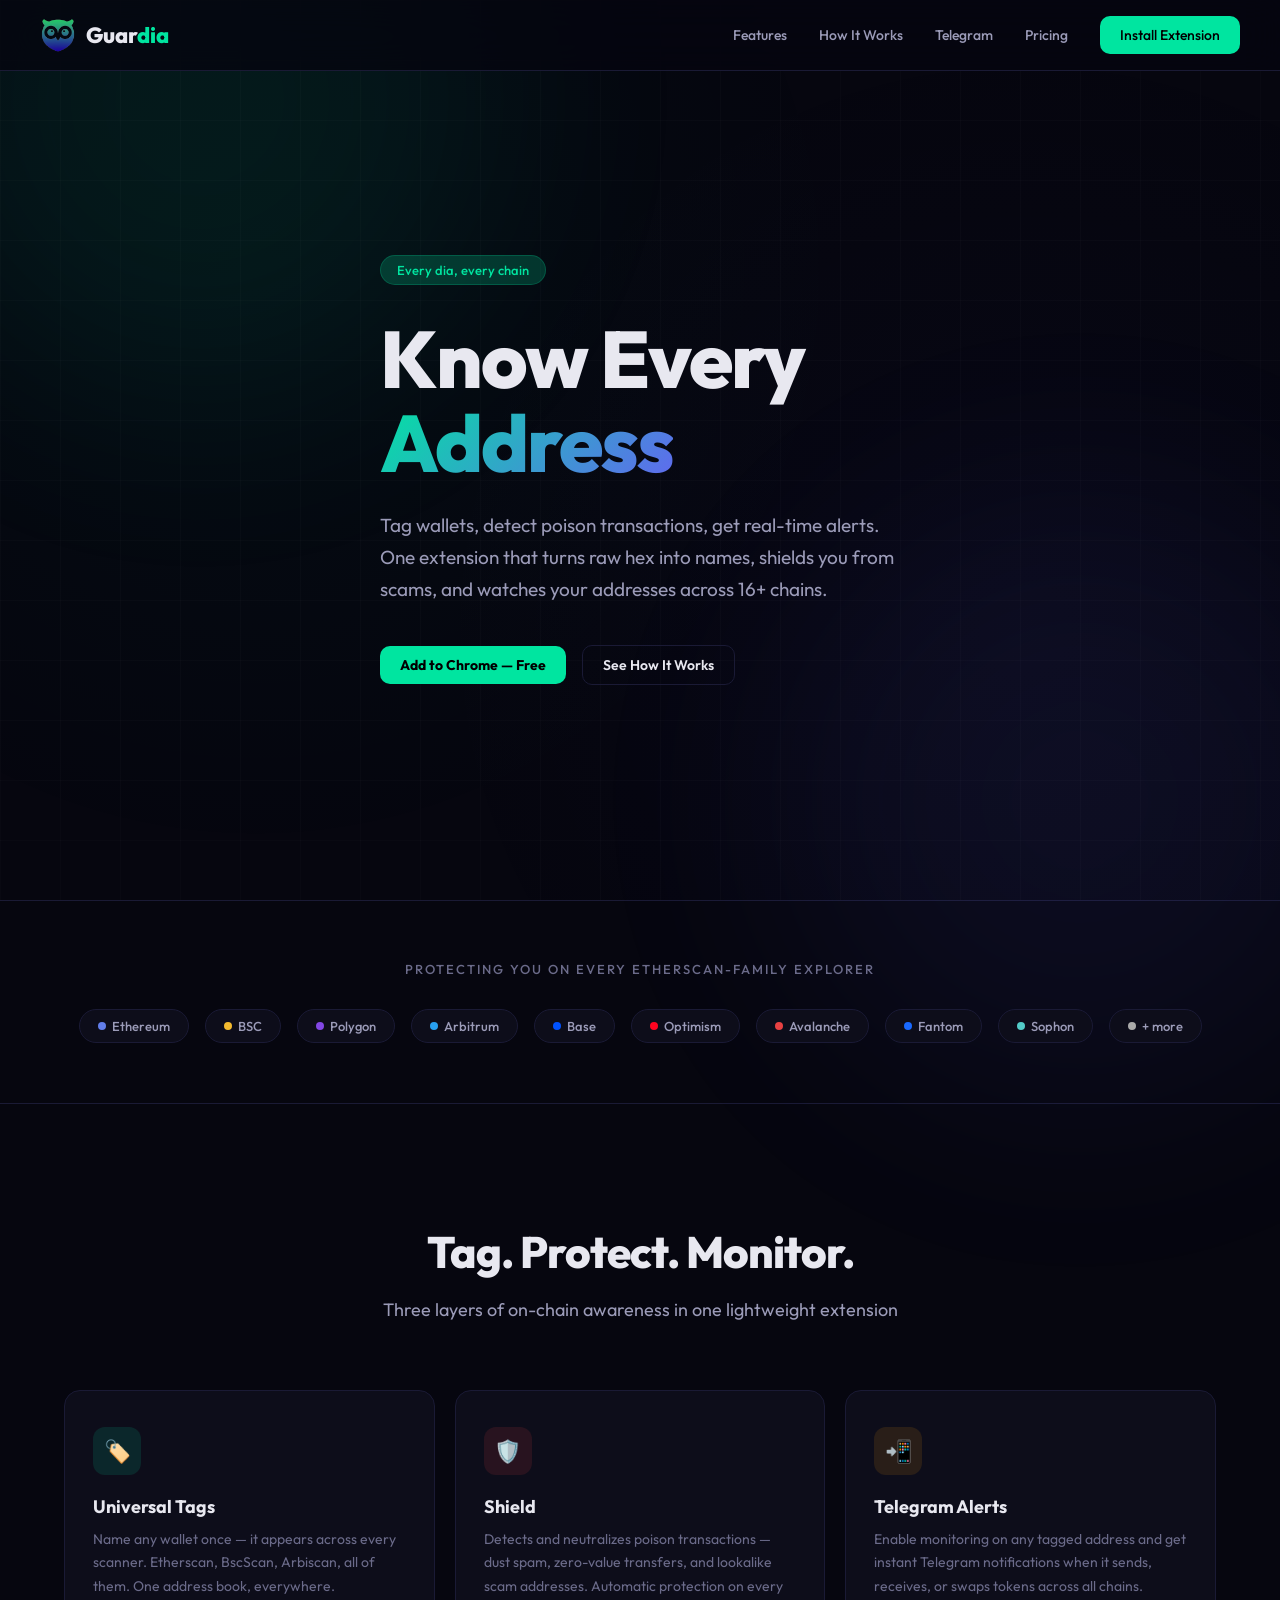
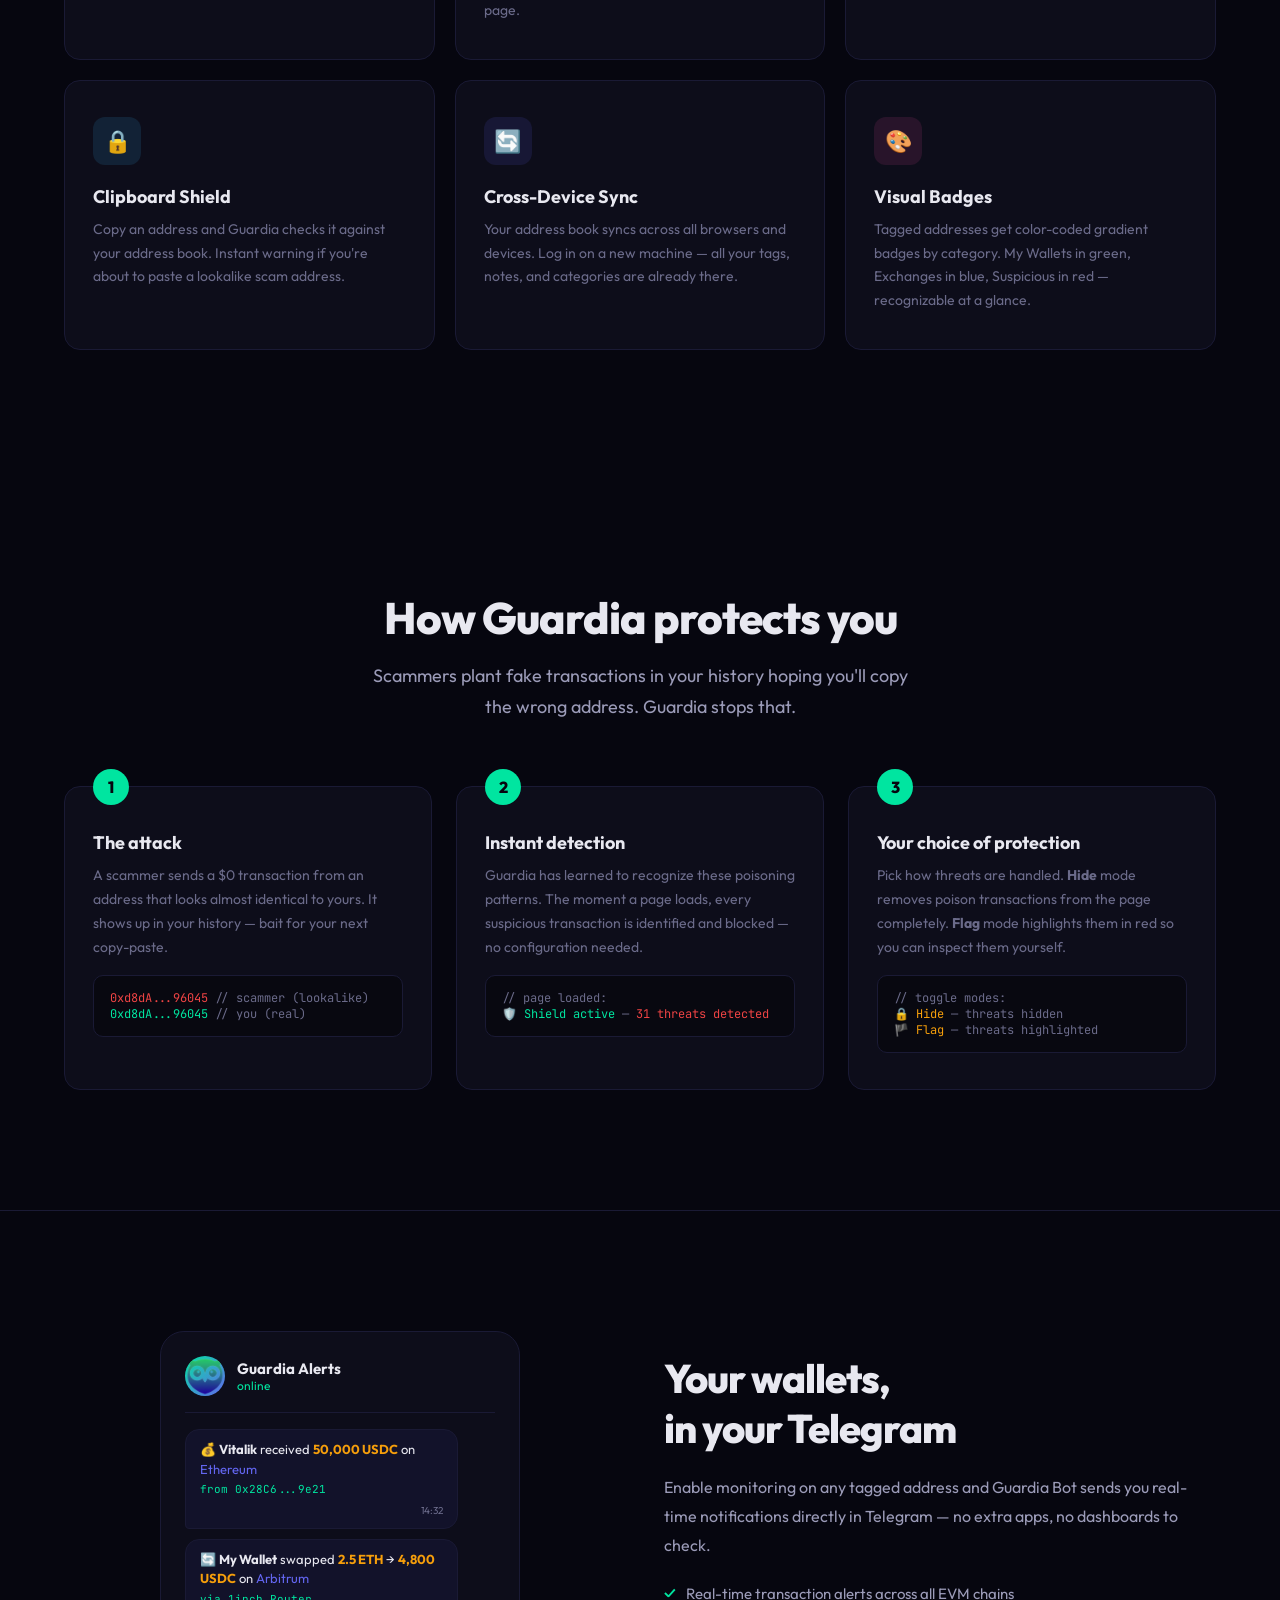
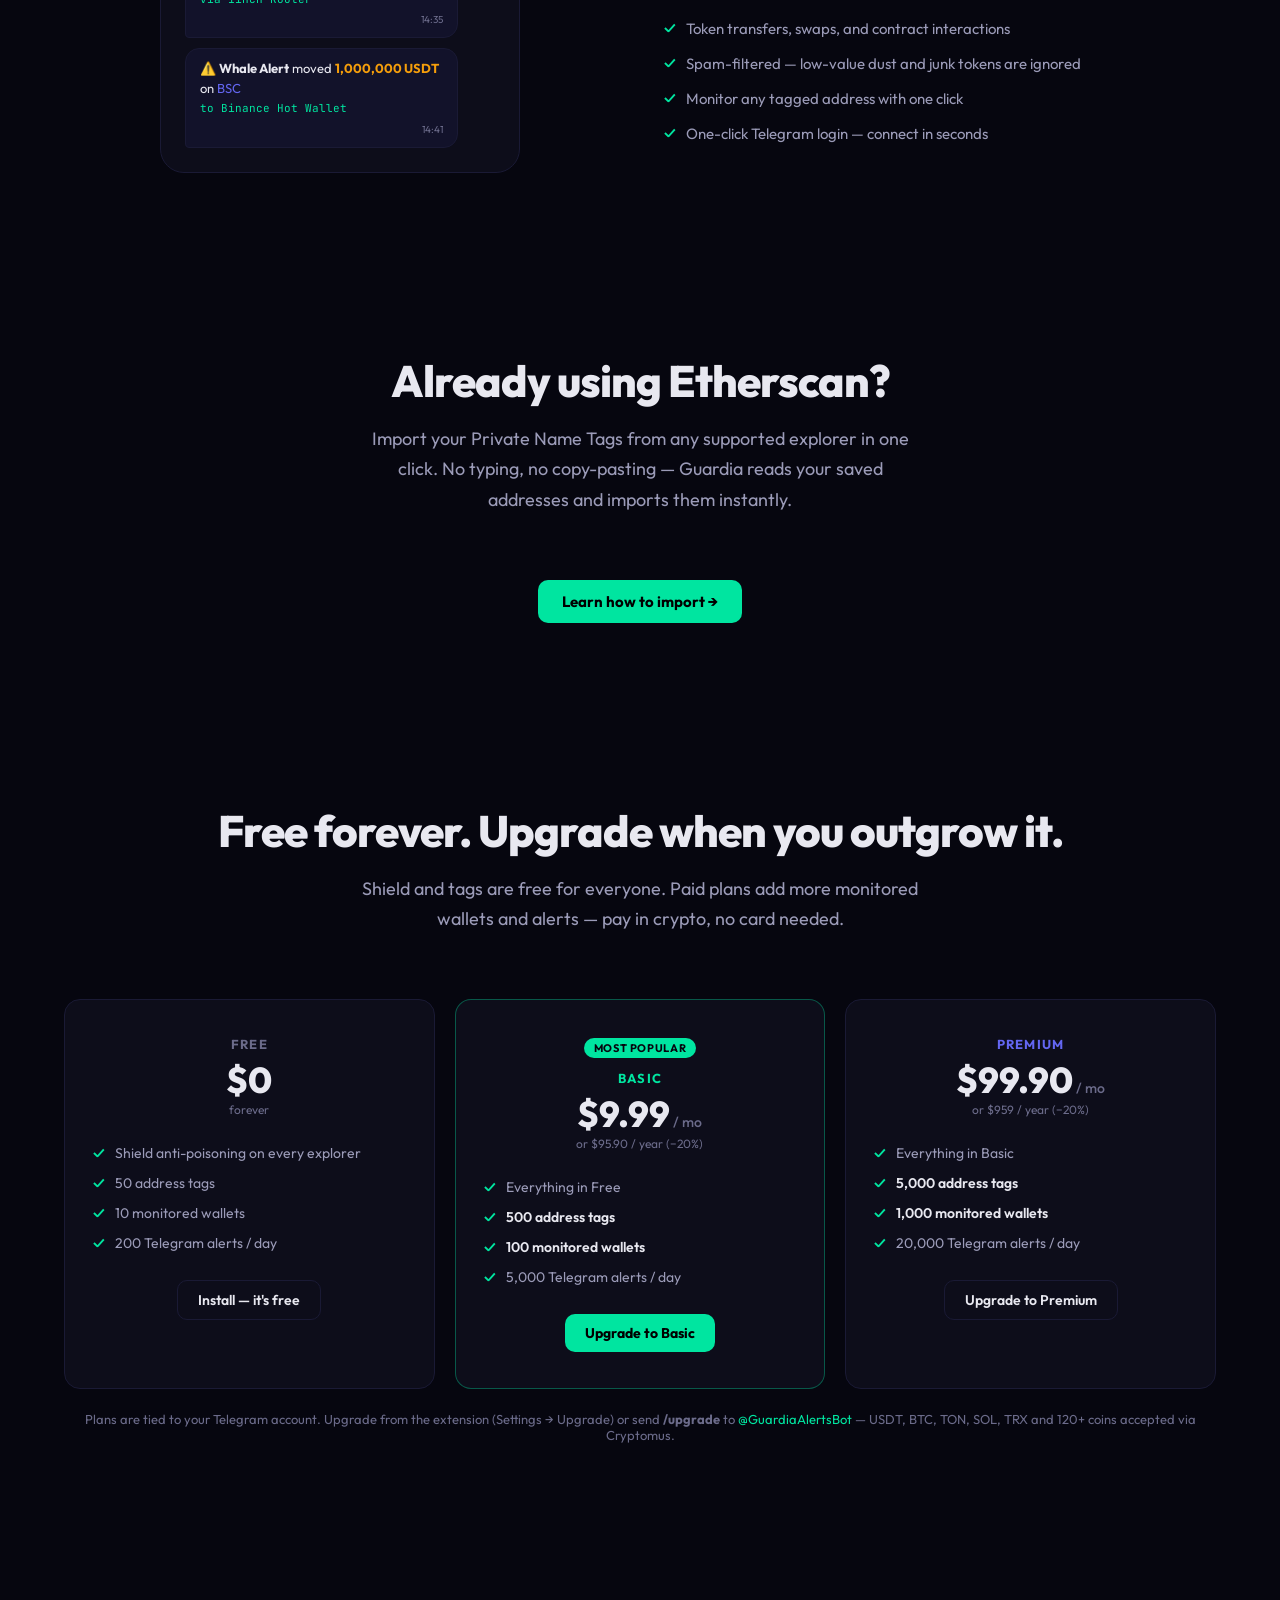
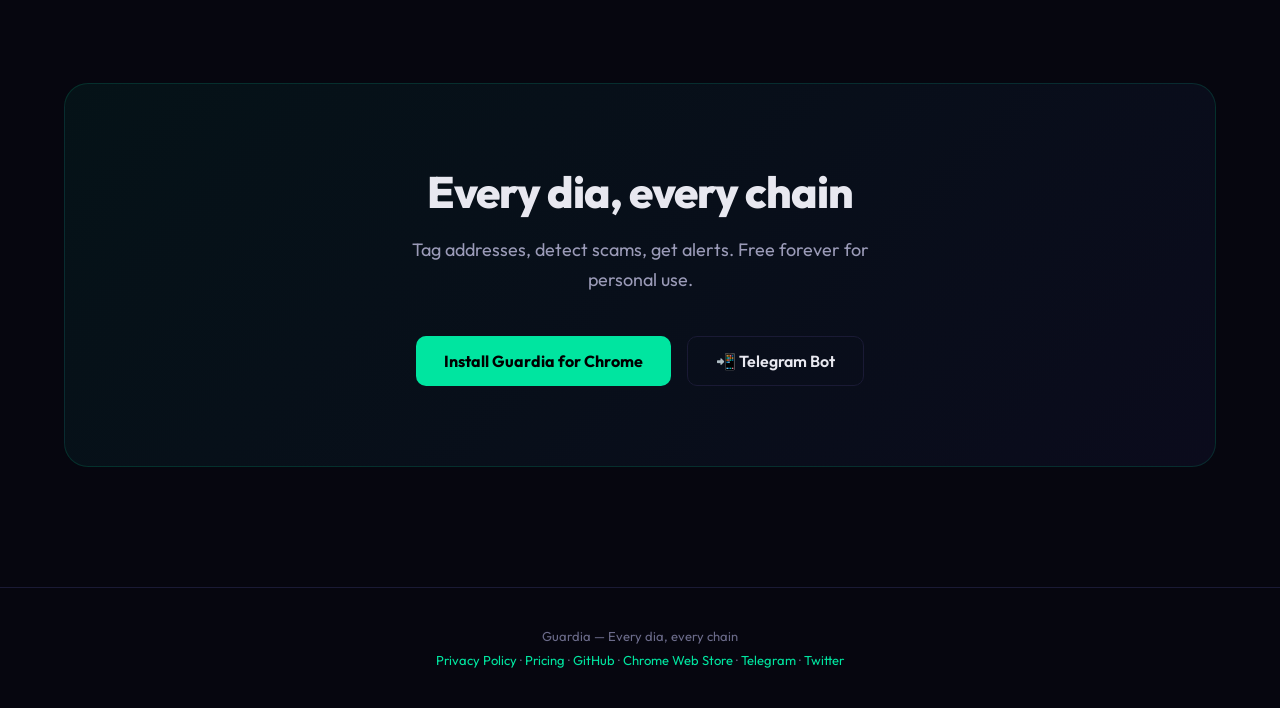
<file: index.html>
<!DOCTYPE html>
<html lang="en">
<head>
<meta charset="UTF-8">
<meta name="viewport" content="width=device-width, initial-scale=1.0">
<title>Guardia — Your On-Chain Guardian</title>
<link rel="icon" type="image/png" sizes="32x32" href="icons/icon-32.png">
<link rel="icon" type="image/png" sizes="16x16" href="icons/icon-16.png">
<link rel="apple-touch-icon" sizes="128x128" href="icons/icon-128.png">
<link href="https://fonts.googleapis.com/css2?family=JetBrains+Mono:wght@400;500;700&family=Outfit:wght@300;400;500;600;700;800&display=swap" rel="stylesheet">
<link rel="stylesheet" href="style.css">
<style>
nav .links a.btn-chrome { color: #000; }
nav .links a.btn-chrome:hover { color: #000; }

/* ============ HERO ============ */
.hero {
  min-height: 100vh;
  display: flex;
  align-items: center;
  padding: 120px 0 80px;
}
.hero-content { max-width: 640px; }

.hero-badge {
  display: inline-flex;
  align-items: center;
  gap: 8px;
  padding: 6px 16px;
  background: var(--accent-dim);
  border: 1px solid rgba(0, 229, 160, 0.2);
  border-radius: 100px;
  font-size: 13px;
  font-weight: 500;
  color: var(--accent);
  margin-bottom: 32px;
  animation: fadeUp 0.6s ease-out;
}

h1 {
  font-size: clamp(48px, 7vw, 80px);
  font-weight: 800;
  line-height: 1.05;
  letter-spacing: -2px;
  margin-bottom: 24px;
  animation: fadeUp 0.6s ease-out 0.1s both;
}
h1 .gradient {
  background: linear-gradient(135deg, var(--accent), var(--accent2));
  -webkit-background-clip: text;
  -webkit-text-fill-color: transparent;
}

.hero-sub {
  font-size: 19px;
  color: var(--text-mid);
  line-height: 1.7;
  margin-bottom: 40px;
  max-width: 520px;
  animation: fadeUp 0.6s ease-out 0.2s both;
}

.hero-actions {
  display: flex;
  gap: 16px;
  align-items: center;
  animation: fadeUp 0.6s ease-out 0.3s both;
}

.btn-outline {
  display: inline-flex;
  align-items: center;
  gap: 8px;
  padding: 10px 20px;
  background: transparent;
  color: var(--text);
  font-weight: 600;
  font-size: 14px;
  border-radius: 10px;
  text-decoration: none;
  border: 1px solid var(--border);
  cursor: pointer;
  transition: all 0.2s;
}
.btn-outline:hover { border-color: var(--accent); color: var(--accent); }

.hero-visual {
  position: absolute;
  right: -40px;
  top: 50%;
  transform: translateY(-50%);
  width: 520px;
  height: 520px;
  animation: fadeUp 0.8s ease-out 0.4s both;
}

/* ============ CHAINS BAR ============ */
.chains-bar {
  padding: 60px 0;
  border-top: 1px solid var(--border);
  border-bottom: 1px solid var(--border);
}
.chains-bar h3 {
  text-align: center;
  font-size: 13px;
  font-weight: 500;
  color: var(--text-dim);
  text-transform: uppercase;
  letter-spacing: 2px;
  margin-bottom: 32px;
}
.chains-row {
  display: flex;
  justify-content: center;
  flex-wrap: wrap;
  gap: 16px;
}
.chain-pill {
  padding: 8px 18px;
  background: var(--bg-card);
  border: 1px solid var(--border);
  border-radius: 100px;
  font-size: 13px;
  font-weight: 500;
  color: var(--text-mid);
  display: flex;
  align-items: center;
  gap: 6px;
  transition: all 0.2s;
}
.chain-pill:hover { border-color: var(--accent); color: var(--accent); transform: translateY(-2px); }
.chain-dot {
  width: 8px;
  height: 8px;
  border-radius: 50%;
}

/* ============ FEATURES ============ */
.features { padding: 120px 0; }
.section-header {
  text-align: center;
  margin-bottom: 64px;
}
.section-header h2 {
  font-size: 44px;
  font-weight: 800;
  letter-spacing: -1px;
  margin-bottom: 16px;
}
.section-header p {
  font-size: 18px;
  color: var(--text-mid);
  max-width: 560px;
  margin: 0 auto;
  line-height: 1.7;
}

.features-grid {
  display: grid;
  grid-template-columns: repeat(3, 1fr);
  gap: 20px;
}

.feature-card {
  padding: 36px 28px;
  background: var(--bg-card);
  border: 1px solid var(--border);
  border-radius: var(--radius);
  transition: all 0.3s;
  position: relative;
  overflow: hidden;
}
.feature-card::before {
  content: '';
  position: absolute;
  top: 0;
  left: 0;
  right: 0;
  height: 2px;
  background: linear-gradient(90deg, transparent, var(--accent), transparent);
  opacity: 0;
  transition: opacity 0.3s;
}
.feature-card:hover { border-color: rgba(0, 229, 160, 0.2); background: var(--bg-card-hover); transform: translateY(-4px); }
.feature-card:hover::before { opacity: 1; }

.feature-icon {
  width: 48px;
  height: 48px;
  border-radius: 12px;
  display: flex;
  align-items: center;
  justify-content: center;
  font-size: 22px;
  margin-bottom: 20px;
}
.fi-green { background: rgba(0, 229, 160, 0.12); }
.fi-purple { background: rgba(99, 102, 241, 0.12); }
.fi-amber { background: rgba(245, 158, 11, 0.12); }
.fi-blue { background: rgba(56, 189, 248, 0.12); }
.fi-pink { background: rgba(236, 72, 153, 0.12); }
.fi-red { background: rgba(239, 68, 68, 0.12); }

.feature-card h3 { font-size: 18px; font-weight: 700; margin-bottom: 10px; }
.feature-card p { font-size: 14px; color: var(--text-dim); line-height: 1.7; }

/* ============ HOW IT WORKS ============ */
.how-it-works { padding: 120px 0; }

.steps {
  display: flex;
  gap: 24px;
  margin-top: 64px;
}

.step {
  flex: 1;
  padding: 36px 28px;
  background: var(--bg-card);
  border: 1px solid var(--border);
  border-radius: var(--radius);
  position: relative;
}

.step-num {
  position: absolute;
  top: -18px;
  left: 28px;
  width: 36px;
  height: 36px;
  background: var(--accent);
  color: var(--bg);
  border-radius: 50%;
  display: flex;
  align-items: center;
  justify-content: center;
  font-weight: 800;
  font-size: 16px;
}
.step h3 { font-size: 18px; font-weight: 700; margin-bottom: 10px; margin-top: 8px; }
.step p { font-size: 14px; color: var(--text-dim); line-height: 1.7; }

.step-code {
  margin-top: 16px;
  padding: 14px 16px;
  background: rgba(0,0,0,0.4);
  border-radius: 10px;
  font-family: var(--font-mono);
  font-size: 12px;
  color: var(--accent);
  overflow-x: auto;
  white-space: nowrap;
  border: 1px solid var(--border);
}
.step-code .dim { color: var(--text-dim); }
.step-code .str { color: #f59e0b; }

/* ============ TELEGRAM SECTION ============ */
.telegram-section {
  padding: 120px 0;
  border-top: 1px solid var(--border);
}
.tg-grid {
  display: grid;
  grid-template-columns: 1fr 1fr;
  gap: 48px;
  align-items: center;
}
.tg-phone {
  background: var(--bg-card);
  border: 1px solid var(--border);
  border-radius: 24px;
  padding: 24px;
  max-width: 360px;
  margin: 0 auto;
}
.tg-header {
  display: flex;
  align-items: center;
  gap: 12px;
  padding-bottom: 16px;
  border-bottom: 1px solid var(--border);
  margin-bottom: 16px;
}
.tg-avatar {
  width: 40px;
  height: 40px;
  border-radius: 50%;
  background: linear-gradient(135deg, var(--accent), var(--accent2));
  display: flex;
  align-items: center;
  justify-content: center;
  font-size: 16px;
  font-weight: 800;
  color: var(--bg);
}
.tg-name { font-weight: 700; font-size: 15px; }
.tg-status { font-size: 12px; color: var(--accent); }

.tg-messages { display: flex; flex-direction: column; gap: 10px; }
.tg-msg {
  padding: 10px 14px;
  border-radius: 14px;
  font-size: 13px;
  line-height: 1.5;
  max-width: 88%;
  animation: msgAppear 0.4s ease-out both;
}
.tg-msg:nth-child(2) { animation-delay: 0.3s; }
.tg-msg:nth-child(3) { animation-delay: 0.6s; }
.tg-msg.bot {
  background: var(--bg-card-hover);
  border: 1px solid var(--border);
  align-self: flex-start;
  border-bottom-left-radius: 4px;
}
.tg-msg .tg-addr { color: var(--accent); font-family: var(--font-mono); font-size: 11px; }
.tg-msg .tg-amount { color: var(--accent3); font-weight: 700; }
.tg-msg .tg-chain { color: var(--accent2); }
.tg-msg .tg-time { display: block; text-align: right; font-size: 10px; color: var(--text-dim); margin-top: 4px; }

@keyframes msgAppear { from { opacity: 0; transform: translateY(10px); } to { opacity: 1; transform: translateY(0); } }

.tg-info h2 { font-size: 40px; font-weight: 800; letter-spacing: -1px; margin-bottom: 20px; }
.tg-info p { font-size: 16px; color: var(--text-mid); line-height: 1.8; margin-bottom: 16px; }
.tg-features { list-style: none; padding: 0; }
.tg-features li {
  padding: 8px 0;
  font-size: 15px;
  color: var(--text-mid);
  display: flex;
  align-items: center;
  gap: 10px;
}
.tg-features li::before {
  content: '\2713';
  color: var(--accent);
  font-weight: 700;
  font-size: 14px;
}

/* ============ CTA ============ */
.cta {
  padding: 120px 0;
  text-align: center;
}
.cta-box {
  padding: 80px 60px;
  background: linear-gradient(135deg, rgba(0, 229, 160, 0.06), rgba(99, 102, 241, 0.06));
  border: 1px solid rgba(0, 229, 160, 0.15);
  border-radius: 24px;
  position: relative;
  overflow: hidden;
}
.cta-box h2 { font-size: 44px; font-weight: 800; letter-spacing: -1px; margin-bottom: 16px; }
.cta-box p { font-size: 18px; color: var(--text-mid); margin-bottom: 40px; max-width: 480px; margin-left: auto; margin-right: auto; line-height: 1.7; }
.cta-buttons { display: flex; justify-content: center; gap: 16px; }

/* ============ RESPONSIVE ============ */
@media (max-width: 900px) {
  .features-grid { grid-template-columns: 1fr; }
  .steps { flex-direction: column; }
  .tg-grid { grid-template-columns: 1fr; }
  .hero-visual { display: none; }
  nav .links { display: none; }
}
</style>
</head>
<body>

<div class="bg-grid"></div>
<div class="glow-orb g1"></div>
<div class="glow-orb g2"></div>

<!-- NAV -->
<nav>
  <div class="inner">
    <a href="/" class="logo">
      <img class="logo-icon" src="icons/icon-128.png" alt="Guardia" style="background:none;">
      <span class="logo-wordmark">Guar<span>dia</span></span>
    </a>
    <div class="links">
      <a href="#features">Features</a>
      <a href="#how">How It Works</a>
      <a href="#telegram">Telegram</a>
      <a href="#pricing">Pricing</a>
      <a class="btn-chrome" href="https://chromewebstore.google.com/detail/guardia/fbgchaielfdbgidnfijcihanjhjgjhkl" target="_blank">Install Extension</a>
    </div>
  </div>
</nav>

<!-- HERO -->
<section class="hero">
  <div class="container" style="position:relative;">
    <div class="hero-content">
      <div class="hero-badge">Every dia, every chain</div>
      <h1>Know Every<br><span class="gradient">Address</span></h1>
      <p class="hero-sub">Tag wallets, detect poison transactions, get real-time alerts. One extension that turns raw hex into names, shields you from scams, and watches your addresses across 16+ chains.</p>
      <div class="hero-actions">
        <a class="btn-chrome" href="https://chromewebstore.google.com/detail/guardia/fbgchaielfdbgidnfijcihanjhjgjhkl" target="_blank">Add to Chrome — Free</a>
        <a class="btn-outline" href="#how">See How It Works</a>
      </div>
    </div>
  </div>
</section>

<!-- CHAINS -->
<section class="chains-bar">
  <div class="container">
    <h3>Protecting you on every Etherscan-family explorer</h3>
    <div class="chains-row">
      <div class="chain-pill"><div class="chain-dot" style="background:#627eea"></div> Ethereum</div>
      <div class="chain-pill"><div class="chain-dot" style="background:#f3ba2f"></div> BSC</div>
      <div class="chain-pill"><div class="chain-dot" style="background:#8247e5"></div> Polygon</div>
      <div class="chain-pill"><div class="chain-dot" style="background:#28a0f0"></div> Arbitrum</div>
      <div class="chain-pill"><div class="chain-dot" style="background:#0052ff"></div> Base</div>
      <div class="chain-pill"><div class="chain-dot" style="background:#ff0420"></div> Optimism</div>
      <div class="chain-pill"><div class="chain-dot" style="background:#e84142"></div> Avalanche</div>
      <div class="chain-pill"><div class="chain-dot" style="background:#1969ff"></div> Fantom</div>
      <div class="chain-pill"><div class="chain-dot" style="background:#53cbc8"></div> Sophon</div>
      <div class="chain-pill"><div class="chain-dot" style="background:#aaa"></div> + more</div>
    </div>
  </div>
</section>

<!-- FEATURES -->
<section class="features" id="features">
  <div class="container">
    <div class="section-header">
      <h2>Tag. Protect. Monitor.</h2>
      <p>Three layers of on-chain awareness in one lightweight extension</p>
    </div>
    <div class="features-grid">
      <div class="feature-card">
        <div class="feature-icon fi-green">&#127991;&#65039;</div>
        <h3>Universal Tags</h3>
        <p>Name any wallet once — it appears across every scanner. Etherscan, BscScan, Arbiscan, all of them. One address book, everywhere.</p>
      </div>
      <div class="feature-card">
        <div class="feature-icon fi-red">&#128737;&#65039;</div>
        <h3>Shield</h3>
        <p>Detects and neutralizes poison transactions — dust spam, zero-value transfers, and lookalike scam addresses. Automatic protection on every page.</p>
      </div>
      <div class="feature-card">
        <div class="feature-icon fi-amber">&#128242;</div>
        <h3>Telegram Alerts</h3>
        <p>Enable monitoring on any tagged address and get instant Telegram notifications when it sends, receives, or swaps tokens across all chains.</p>
      </div>
      <div class="feature-card">
        <div class="feature-icon fi-blue">&#128274;</div>
        <h3>Clipboard Shield</h3>
        <p>Copy an address and Guardia checks it against your address book. Instant warning if you're about to paste a lookalike scam address.</p>
      </div>
      <div class="feature-card">
        <div class="feature-icon fi-purple">&#128260;</div>
        <h3>Cross-Device Sync</h3>
        <p>Your address book syncs across all browsers and devices. Log in on a new machine — all your tags, notes, and categories are already there.</p>
      </div>
      <div class="feature-card">
        <div class="feature-icon fi-pink">&#127912;</div>
        <h3>Visual Badges</h3>
        <p>Tagged addresses get color-coded gradient badges by category. My Wallets in green, Exchanges in blue, Suspicious in red — recognizable at a glance.</p>
      </div>
    </div>
  </div>
</section>

<!-- HOW IT WORKS -->
<section class="how-it-works" id="how">
  <div class="container">
    <div class="section-header">
      <h2>How Guardia protects you</h2>
      <p>Scammers plant fake transactions in your history hoping you'll copy the wrong address. Guardia stops that.</p>
    </div>
    <div class="steps">
      <div class="step">
        <div class="step-num">1</div>
        <h3>The attack</h3>
        <p>A scammer sends a $0 transaction from an address that looks almost identical to yours. It shows up in your history — bait for your next copy-paste.</p>
        <div class="step-code">
          <span style="color:#ef4444">0xd8dA...96045</span> <span class="dim">// scammer (lookalike)</span><br>
          <span style="color:var(--accent)">0xd8dA...96045</span> <span class="dim">// you (real)</span>
        </div>
      </div>
      <div class="step">
        <div class="step-num">2</div>
        <h3>Instant detection</h3>
        <p>Guardia has learned to recognize these poisoning patterns. The moment a page loads, every suspicious transaction is identified and blocked — no configuration needed.</p>
        <div class="step-code">
          <span class="dim">// page loaded:</span><br>
          &#128737;&#65039; <span style="color:var(--accent)">Shield active</span> <span class="dim">—</span> <span style="color:#ef4444">31 threats detected</span>
        </div>
      </div>
      <div class="step">
        <div class="step-num">3</div>
        <h3>Your choice of protection</h3>
        <p>Pick how threats are handled. <b>Hide</b> mode removes poison transactions from the page completely. <b>Flag</b> mode highlights them in red so you can inspect them yourself.</p>
        <div class="step-code">
          <span class="dim">// toggle modes:</span><br>
          &#128274; <span class="str">Hide</span> <span class="dim">— threats hidden</span><br>
          &#127988; <span class="str">Flag</span> <span class="dim">— threats highlighted</span>
        </div>
      </div>
    </div>
  </div>
</section>

<!-- TELEGRAM -->
<section class="telegram-section" id="telegram">
  <div class="container">
    <div class="tg-grid">
      <div class="tg-phone">
        <div class="tg-header">
          <div class="tg-avatar"><img src="icons/icon-48.png" alt="G" style="width:100%;height:100%;border-radius:50%;object-fit:cover;"></div>
          <div>
            <div class="tg-name">Guardia Alerts</div>
            <div class="tg-status">online</div>
          </div>
        </div>
        <div class="tg-messages">
          <div class="tg-msg bot">
            &#128176; <b>Vitalik</b> received <span class="tg-amount">50,000 USDC</span> on <span class="tg-chain">Ethereum</span><br>
            <span class="tg-addr">from 0x28C6...9e21</span>
            <span class="tg-time">14:32</span>
          </div>
          <div class="tg-msg bot">
            &#128260; <b>My Wallet</b> swapped <span class="tg-amount">2.5 ETH</span> &#8594; <span class="tg-amount">4,800 USDC</span> on <span class="tg-chain">Arbitrum</span><br>
            <span class="tg-addr">via 1inch Router</span>
            <span class="tg-time">14:35</span>
          </div>
          <div class="tg-msg bot">
            &#9888;&#65039; <b>Whale Alert</b> moved <span class="tg-amount">1,000,000 USDT</span> on <span class="tg-chain">BSC</span><br>
            <span class="tg-addr">to Binance Hot Wallet</span>
            <span class="tg-time">14:41</span>
          </div>
        </div>
      </div>
      <div class="tg-info">
        <h2>Your wallets,<br>in your Telegram</h2>
        <p>Enable monitoring on any tagged address and Guardia Bot sends you real-time notifications directly in Telegram — no extra apps, no dashboards to check.</p>
        <ul class="tg-features">
          <li>Real-time transaction alerts across all EVM chains</li>
          <li>Token transfers, swaps, and contract interactions</li>
          <li>Spam-filtered — low-value dust and junk tokens are ignored</li>
          <li>Monitor any tagged address with one click</li>
          <li>One-click Telegram login — connect in seconds</li>
        </ul>
      </div>
    </div>
  </div>
</section>

<!-- IMPORT -->
<section class="features" id="import" style="padding-top:60px;">
  <div class="container">
    <div class="section-header">
      <h2>Already using Etherscan?</h2>
      <p>Import your Private Name Tags from any supported explorer in one click. No typing, no copy-pasting — Guardia reads your saved addresses and imports them instantly.</p>
    </div>
    <div style="text-align:center;margin-top:24px;">
      <a class="btn-chrome" href="/import.html" style="font-size:15px;padding:12px 24px;text-decoration:none;">Learn how to import &rarr;</a>
    </div>
  </div>
</section>

<!-- CTA -->
<!-- PRICING -->
<section class="features" id="pricing" style="padding-top:60px;">
  <style>
    .price-card { text-align: center; }
    .price-card .tier { font-family: var(--font-display); font-size: 13px; font-weight: 700; letter-spacing: 0.1em; text-transform: uppercase; color: var(--text-dim); margin-bottom: 10px; }
    .price-card .amount { font-family: var(--font-display); font-size: 36px; font-weight: 800; color: var(--text); line-height: 1; margin-bottom: 4px; }
    .price-card .amount span { font-size: 14px; font-weight: 500; color: var(--text-dim); }
    .price-card .per { font-size: 12px; color: var(--text-dim); min-height: 18px; margin-bottom: 18px; }
    .price-card ul { list-style: none; padding: 0; margin: 0 0 22px; text-align: left; }
    .price-card li { font-size: 14px; color: var(--text-mid); padding: 6px 0 6px 22px; position: relative; }
    .price-card li::before { content: '\2713'; position: absolute; left: 0; color: var(--accent); font-weight: 700; }
    .price-card li b { color: var(--text); font-weight: 600; }
    .price-card.featured { border-color: rgba(0, 229, 160, 0.35); }
    .price-card .badge { display: inline-block; font-size: 11px; font-weight: 700; letter-spacing: 0.06em; text-transform: uppercase; color: var(--bg); background: var(--accent); border-radius: 999px; padding: 3px 10px; margin-bottom: 12px; }
    .pricing-note { text-align: center; font-size: 13px; color: var(--text-dim); margin-top: 22px; }
  </style>
  <div class="container">
    <div class="section-header">
      <h2>Free forever. Upgrade when you outgrow it.</h2>
      <p>Shield and tags are free for everyone. Paid plans add more monitored wallets and alerts — pay in crypto, no card needed.</p>
    </div>
    <div class="features-grid">
      <div class="feature-card price-card">
        <div class="tier">Free</div>
        <div class="amount">$0</div>
        <div class="per">forever</div>
        <ul>
          <li>Shield anti-poisoning on every explorer</li>
          <li>50 address tags</li>
          <li>10 monitored wallets</li>
          <li>200 Telegram alerts / day</li>
        </ul>
        <a class="btn-outline" href="https://chromewebstore.google.com/detail/guardia/fbgchaielfdbgidnfijcihanjhjgjhkl" target="_blank" style="display:inline-block;text-decoration:none;">Install — it's free</a>
      </div>
      <div class="feature-card price-card featured">
        <div class="badge">Most popular</div>
        <div class="tier" style="color:var(--accent)">Basic</div>
        <div class="amount">$9.99<span> / mo</span></div>
        <div class="per">or $95.90 / year (−20%)</div>
        <ul>
          <li>Everything in Free</li>
          <li><b>500 address tags</b></li>
          <li><b>100 monitored wallets</b></li>
          <li>5,000 Telegram alerts / day</li>
        </ul>
        <a class="btn-chrome" href="/upgrade" style="display:inline-block;text-decoration:none;">Upgrade to Basic</a>
      </div>
      <div class="feature-card price-card">
        <div class="tier" style="color:var(--accent2)">Premium</div>
        <div class="amount">$99.90<span> / mo</span></div>
        <div class="per">or $959 / year (−20%)</div>
        <ul>
          <li>Everything in Basic</li>
          <li><b>5,000 address tags</b></li>
          <li><b>1,000 monitored wallets</b></li>
          <li>20,000 Telegram alerts / day</li>
        </ul>
        <a class="btn-outline" href="/upgrade" style="display:inline-block;text-decoration:none;">Upgrade to Premium</a>
      </div>
    </div>
    <p class="pricing-note">Plans are tied to your Telegram account. Upgrade from the extension (Settings &rarr; Upgrade) or send <b>/upgrade</b> to <a href="https://t.me/GuardiaAlertsBot" style="color:var(--accent);text-decoration:none;">@GuardiaAlertsBot</a> &mdash; USDT, BTC, TON, SOL, TRX and 120+ coins accepted via Cryptomus.</p>
  </div>
</section>

<section class="cta">
  <div class="container">
    <div class="cta-box">
      <h2>Every dia, every chain</h2>
      <p>Tag addresses, detect scams, get alerts. Free forever for personal use.</p>
      <div class="cta-buttons">
        <a class="btn-chrome" href="https://chromewebstore.google.com/detail/guardia/fbgchaielfdbgidnfijcihanjhjgjhkl" target="_blank" style="font-size:16px;padding:14px 28px;">Install Guardia for Chrome</a>
        <a class="btn-outline" href="https://t.me/GuardiaAlertsBot" style="font-size:16px;padding:14px 28px;">&#128242; Telegram Bot</a>
      </div>
    </div>
  </div>
</section>

<!-- FOOTER -->
<footer>
  <div class="container">
    <p style="margin-bottom:8px;">Guardia — Every dia, every chain</p>
    <p><a href="/privacy.html">Privacy Policy</a> &middot; <a href="/upgrade">Pricing</a> &middot; <a href="https://github.com/GuardiaOwl">GitHub</a> &middot; <a href="https://chromewebstore.google.com/detail/guardia/fbgchaielfdbgidnfijcihanjhjgjhkl" target="_blank">Chrome Web Store</a> &middot; <a href="https://t.me/GuardiaAlertsBot">Telegram</a> &middot; <a href="https://x.com/GuardiaOwl">Twitter</a></p>
  </div>
</footer>

</body>
</html>
</file>
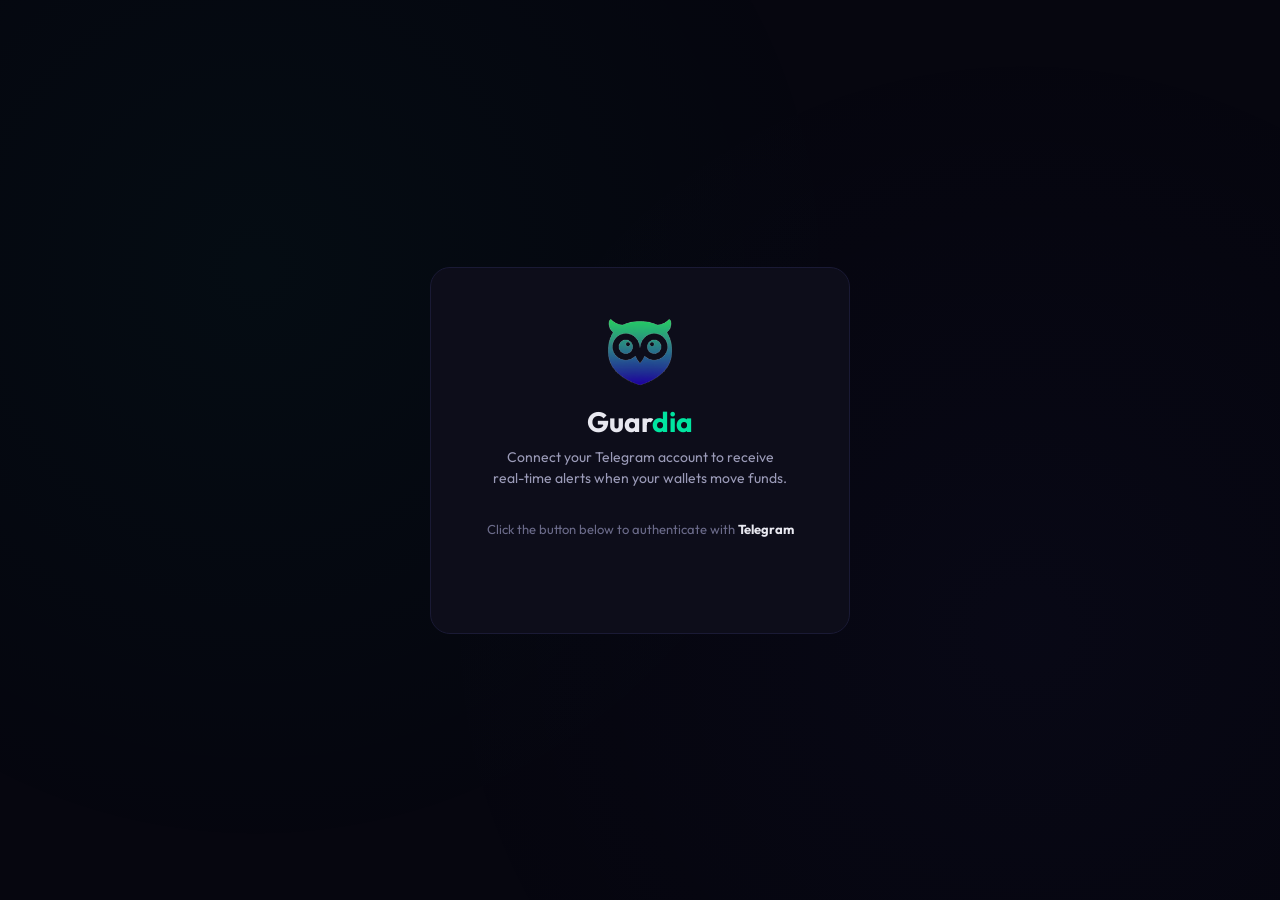
<file: auth.html>
<!DOCTYPE html>
<html lang="en">
<head>
<meta charset="UTF-8">
<meta name="viewport" content="width=device-width, initial-scale=1.0">
<title>Guardia — Login with Telegram</title>
<link rel="icon" type="image/png" sizes="32x32" href="icons/icon-32.png">
<link rel="icon" type="image/png" sizes="16x16" href="icons/icon-16.png">
<link rel="apple-touch-icon" sizes="128x128" href="icons/icon-128.png">
<link href="https://fonts.googleapis.com/css2?family=Outfit:wght@400;500;600;700&display=swap" rel="stylesheet">
<link rel="stylesheet" href="style.css">
<style>
body {
  min-height: 100vh;
  display: flex;
  align-items: center;
  justify-content: center;
  overflow-x: visible;
}
.bg-grid {
  background-image:
    radial-gradient(circle at 20% 30%, #00e5a008 0%, transparent 50%),
    radial-gradient(circle at 80% 70%, #6366f108 0%, transparent 50%);
  background-size: 100% 100%, 100% 100%;
}
.card {
  position: relative; z-index: 1;
  background: var(--bg-card);
  border: 1px solid var(--border);
  border-radius: 20px;
  padding: 48px 40px;
  max-width: 420px;
  width: 90%;
  text-align: center;
}
.logo {
  display: block;
  width: 72px; height: 72px;
  margin: 0 auto 16px;
  border-radius: 16px;
  gap: 0;
  font-size: inherit;
  font-weight: inherit;
}
.brand {
  font-size: 28px;
  font-weight: 700;
  margin-bottom: 8px;
}
.brand span { color: var(--accent); }
.subtitle {
  color: var(--text-mid);
  font-size: 14px;
  margin-bottom: 32px;
  line-height: 1.5;
}
.step {
  color: var(--text-dim);
  font-size: 13px;
  margin-bottom: 24px;
}
.step b { color: var(--text); }
.telegram-widget {
  display: flex;
  justify-content: center;
  margin: 24px 0;
}
.status {
  margin-top: 24px;
  padding: 16px;
  border-radius: 12px;
  font-size: 14px;
  display: none;
}
.status.success {
  display: block;
  background: rgba(0, 229, 160, 0.1);
  border: 1px solid rgba(0, 229, 160, 0.3);
  color: var(--accent);
}
.status.error {
  display: block;
  background: rgba(255, 77, 106, 0.1);
  border: 1px solid rgba(255, 77, 106, 0.3);
  color: #ff4d6a;
}
.status.loading {
  display: block;
  background: rgba(99, 102, 241, 0.1);
  border: 1px solid rgba(99, 102, 241, 0.3);
  color: var(--accent2);
}
.close-hint {
  color: var(--text-dim);
  font-size: 12px;
  margin-top: 12px;
}
</style>
</head>
<body>
<div class="bg-grid"></div>
<div class="card">
  <img src="icons/icon-128.png" alt="Guardia" class="logo">
  <div class="brand">Guar<span>dia</span></div>
  <div class="subtitle">Connect your Telegram account to receive<br>real-time alerts when your wallets move funds.</div>

  <div class="step">Click the button below to authenticate with <b>Telegram</b></div>

  <div class="telegram-widget" id="widgetWrap">
    <!-- Telegram Login Widget injected here -->
  </div>

  <div class="status" id="status"></div>
  <div class="close-hint" id="closeHint" style="display:none">You can close this tab and return to the extension.</div>
</div>

<script>
var BACKEND = 'https://api.guardia.sh';
var BOT_USERNAME = 'GuardiaAlertsBot';

// Telegram Login Widget callback
function onTelegramAuth(user) {
  var st = document.getElementById('status');
  st.className = 'status loading';
  st.textContent = 'Verifying with Guardia server...';

  fetch(BACKEND + '/auth/telegram/verify', {
    method: 'POST',
    headers: { 'Content-Type': 'application/json' },
    body: JSON.stringify(user),
  })
  .then(function (r) { return r.json().then(function (d) { return { ok: r.ok, data: d }; }); })
  .then(function (res) {
    if (!res.ok) {
      st.className = 'status error';
      st.textContent = res.data.error || 'Verification failed';
      return;
    }

    st.className = 'status success';
    st.textContent = 'Connected as @' + (res.data.user.username || res.data.user.first_name || 'User');
    document.getElementById('closeHint').style.display = 'block';

    // Send auth data to extension via postMessage
    // Content script on guardia.sh will pick this up
    window.postMessage({
      type: 'guardia_auth_success',
      user: {
        id: String(res.data.user.telegramId),
        username: res.data.user.username || res.data.user.first_name || 'User',
        photo: res.data.user.photo_url || null,
        apiToken: res.data.apiToken,
      },
    }, '*');
  })
  .catch(function (err) {
    st.className = 'status error';
    st.textContent = 'Connection error. Please try again.';
    console.error('Auth error:', err);
  });
}

// Inject Telegram Login Widget
(function () {
  var script = document.createElement('script');
  script.async = true;
  script.src = 'https://telegram.org/js/telegram-widget.js?22';
  script.setAttribute('data-telegram-login', BOT_USERNAME);
  script.setAttribute('data-size', 'large');
  script.setAttribute('data-radius', '12');
  script.setAttribute('data-onauth', 'onTelegramAuth(user)');
  script.setAttribute('data-request-access', 'write');
  document.getElementById('widgetWrap').appendChild(script);
})();
</script>
</body>
</html>
</file>
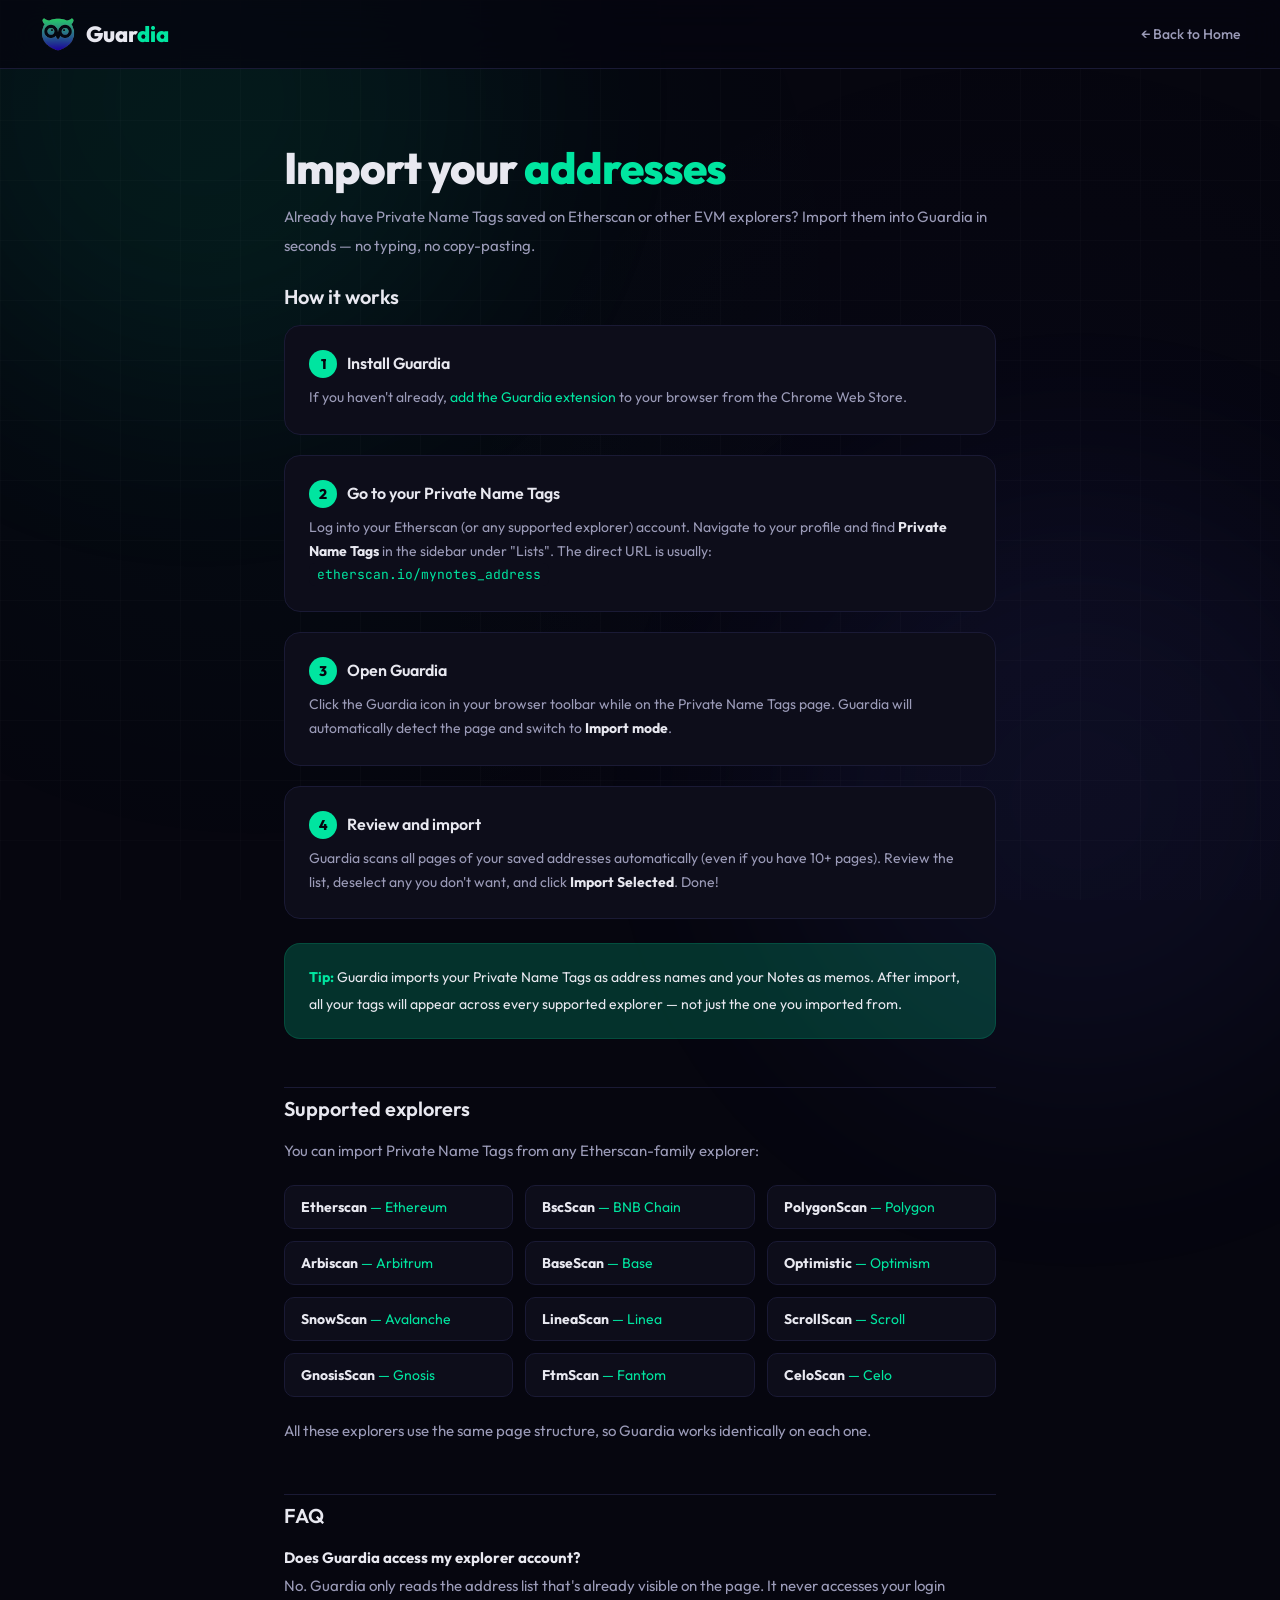
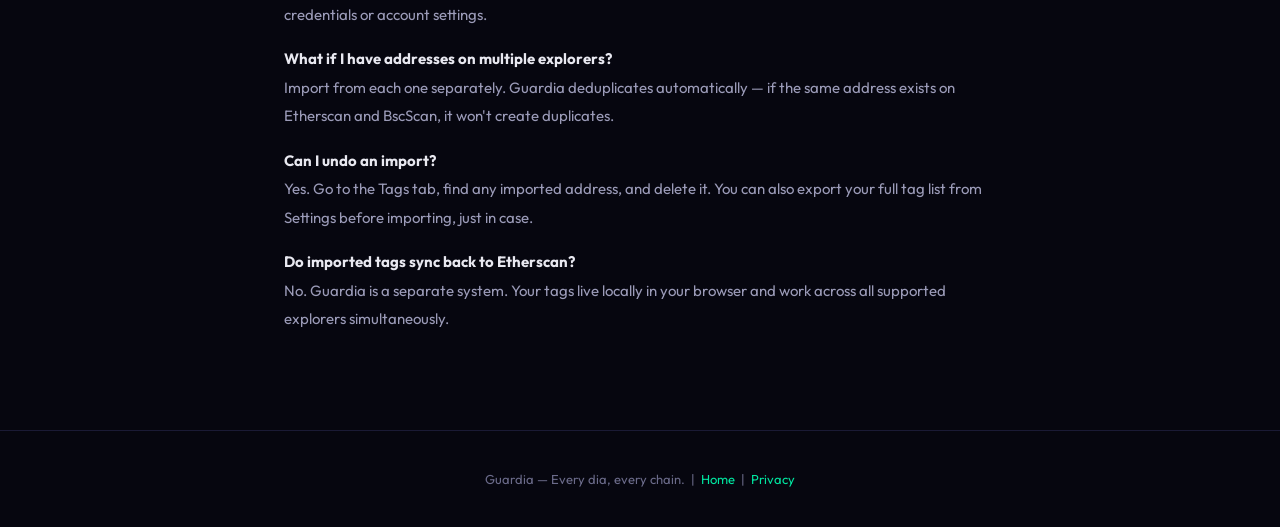
<file: import.html>
<!DOCTYPE html>
<html lang="en">
<head>
<meta charset="UTF-8">
<meta name="viewport" content="width=device-width, initial-scale=1.0">
<title>Guardia — Import Your Addresses</title>
<link rel="icon" type="image/png" sizes="32x32" href="icons/icon-32.png">
<link rel="icon" type="image/png" sizes="16x16" href="icons/icon-16.png">
<link rel="apple-touch-icon" sizes="128x128" href="icons/icon-128.png">
<link href="https://fonts.googleapis.com/css2?family=JetBrains+Mono:wght@400;500;700&family=Outfit:wght@300;400;500;600;700;800&display=swap" rel="stylesheet">
<link rel="stylesheet" href="style.css">
<style>
.content {
  max-width: 760px;
  margin: 0 auto;
  padding: 140px 24px 80px;
  position: relative;
  z-index: 1;
}

.content h1 {
  font-size: 44px;
  font-weight: 800;
  letter-spacing: -1px;
  margin-bottom: 8px;
}

.content h1 span { color: var(--accent); }

.subtitle {
  color: var(--text-dim);
  font-size: 17px;
  margin-bottom: 56px;
  line-height: 1.6;
}

.content h2 {
  color: var(--text);
  font-size: 20px;
  font-weight: 600;
  margin: 48px 0 16px;
  padding-top: 8px;
  border-top: 1px solid var(--border);
}

.content h2:first-of-type {
  border-top: none;
  margin-top: 0;
}

.content p {
  color: var(--text-mid);
  font-size: 15px;
  line-height: 1.9;
  margin-bottom: 16px;
}

.content b { color: var(--text); }
.content a { color: var(--accent); text-decoration: none; }
.content a:hover { text-decoration: underline; }

.content code {
  background: var(--bg-card);
  padding: 3px 8px;
  border-radius: 6px;
  font-size: 13px;
  font-family: var(--font-mono);
  color: var(--accent);
}

.step-card {
  background: var(--bg-card);
  border: 1px solid var(--border);
  border-radius: var(--radius);
  padding: 24px;
  margin-bottom: 20px;
  transition: border-color 0.3s;
}

.step-card:hover { border-color: var(--accent-dim); }

.step-number {
  display: inline-flex;
  align-items: center;
  justify-content: center;
  width: 28px;
  height: 28px;
  border-radius: 50%;
  background: var(--accent);
  color: var(--bg);
  font-weight: 800;
  font-size: 14px;
  margin-right: 10px;
}

.step-title {
  font-size: 16px;
  font-weight: 600;
  color: var(--text);
  margin-bottom: 8px;
}

.step-text {
  color: var(--text-mid);
  font-size: 14px;
  line-height: 1.7;
}

.explorer-grid {
  display: grid;
  grid-template-columns: repeat(auto-fill, minmax(200px, 1fr));
  gap: 12px;
  margin: 20px 0;
}

.explorer-item {
  background: var(--bg-card);
  border: 1px solid var(--border);
  border-radius: 10px;
  padding: 12px 16px;
  font-size: 14px;
  color: var(--text-mid);
  text-decoration: none;
  display: block;
  transition: border-color 0.3s, background 0.3s;
}

.explorer-item:hover {
  border-color: var(--accent-dim);
  background: var(--bg-card-hover);
}

.explorer-item b { color: var(--text); }

.tip-box {
  background: var(--accent-dim);
  border: 1px solid rgba(0, 229, 160, 0.15);
  border-radius: var(--radius);
  padding: 20px 24px;
  margin: 24px 0;
}

.tip-box p {
  color: var(--text);
  font-size: 14px;
  margin: 0;
}

.tip-box b { color: var(--accent); }

</style>
</head>
<body>

<div class="bg-grid"></div>
<div class="glow-orb g1"></div>
<div class="glow-orb g2"></div>

<nav>
  <div class="inner">
    <a href="/" class="logo">
      <img class="logo-icon" src="icons/icon-128.png" alt="Guardia" style="background:none;">
      <span class="logo-wordmark">Guar<span>dia</span></span>
    </a>
    <div class="links">
      <a href="/">&larr; Back to Home</a>
    </div>
  </div>
</nav>

<div class="content">

<h1>Import your <span>addresses</span></h1>
<p class="subtitle">Already have Private Name Tags saved on Etherscan or other EVM explorers? Import them into Guardia in seconds — no typing, no copy-pasting.</p>

<h2>How it works</h2>

<div class="step-card">
  <div class="step-title"><span class="step-number">1</span>Install Guardia</div>
  <div class="step-text">If you haven't already, <a href="https://chromewebstore.google.com/detail/guardia/fbgchaielfdbgidnfijcihanjhjgjhkl" target="_blank">add the Guardia extension</a> to your browser from the Chrome Web Store.</div>
</div>

<div class="step-card">
  <div class="step-title"><span class="step-number">2</span>Go to your Private Name Tags</div>
  <div class="step-text">Log into your Etherscan (or any supported explorer) account. Navigate to your profile and find <b>Private Name Tags</b> in the sidebar under "Lists". The direct URL is usually:<br><a href="https://etherscan.io/mynotes_address" target="_blank"><code>etherscan.io/mynotes_address</code></a></div>
</div>

<div class="step-card">
  <div class="step-title"><span class="step-number">3</span>Open Guardia</div>
  <div class="step-text">Click the Guardia icon in your browser toolbar while on the Private Name Tags page. Guardia will automatically detect the page and switch to <b>Import mode</b>.</div>
</div>

<div class="step-card">
  <div class="step-title"><span class="step-number">4</span>Review and import</div>
  <div class="step-text">Guardia scans all pages of your saved addresses automatically (even if you have 10+ pages). Review the list, deselect any you don't want, and click <b>Import Selected</b>. Done!</div>
</div>

<div class="tip-box">
  <p><b>Tip:</b> Guardia imports your Private Name Tags as address names and your Notes as memos. After import, all your tags will appear across every supported explorer — not just the one you imported from.</p>
</div>

<h2>Supported explorers</h2>
<p>You can import Private Name Tags from any Etherscan-family explorer:</p>

<div class="explorer-grid">
  <a class="explorer-item" href="https://etherscan.io/mynotes_address" target="_blank"><b>Etherscan</b> — Ethereum</a>
  <a class="explorer-item" href="https://bscscan.com/mynotes_address" target="_blank"><b>BscScan</b> — BNB Chain</a>
  <a class="explorer-item" href="https://polygonscan.com/mynotes_address" target="_blank"><b>PolygonScan</b> — Polygon</a>
  <a class="explorer-item" href="https://arbiscan.io/mynotes_address" target="_blank"><b>Arbiscan</b> — Arbitrum</a>
  <a class="explorer-item" href="https://basescan.org/mynotes_address" target="_blank"><b>BaseScan</b> — Base</a>
  <a class="explorer-item" href="https://optimistic.etherscan.io/mynotes_address" target="_blank"><b>Optimistic</b> — Optimism</a>
  <a class="explorer-item" href="https://snowscan.xyz/mynotes_address" target="_blank"><b>SnowScan</b> — Avalanche</a>
  <a class="explorer-item" href="https://lineascan.build/mynotes_address" target="_blank"><b>LineaScan</b> — Linea</a>
  <a class="explorer-item" href="https://scrollscan.com/mynotes_address" target="_blank"><b>ScrollScan</b> — Scroll</a>
  <a class="explorer-item" href="https://gnosisscan.io/mynotes_address" target="_blank"><b>GnosisScan</b> — Gnosis</a>
  <a class="explorer-item" href="https://ftmscan.com/mynotes_address" target="_blank"><b>FtmScan</b> — Fantom</a>
  <a class="explorer-item" href="https://celoscan.io/mynotes_address" target="_blank"><b>CeloScan</b> — Celo</a>
</div>

<p>All these explorers use the same page structure, so Guardia works identically on each one.</p>

<h2>FAQ</h2>

<p><b>Does Guardia access my explorer account?</b><br>
No. Guardia only reads the address list that's already visible on the page. It never accesses your login credentials or account settings.</p>

<p><b>What if I have addresses on multiple explorers?</b><br>
Import from each one separately. Guardia deduplicates automatically — if the same address exists on Etherscan and BscScan, it won't create duplicates.</p>

<p><b>Can I undo an import?</b><br>
Yes. Go to the Tags tab, find any imported address, and delete it. You can also export your full tag list from Settings before importing, just in case.</p>

<p><b>Do imported tags sync back to Etherscan?</b><br>
No. Guardia is a separate system. Your tags live locally in your browser and work across all supported explorers simultaneously.</p>

</div>

<footer>
  <p>Guardia &mdash; Every dia, every chain. &nbsp;|&nbsp; <a href="/">Home</a> &nbsp;|&nbsp; <a href="/privacy.html">Privacy</a></p>
</footer>

</body>
</html>
</file>
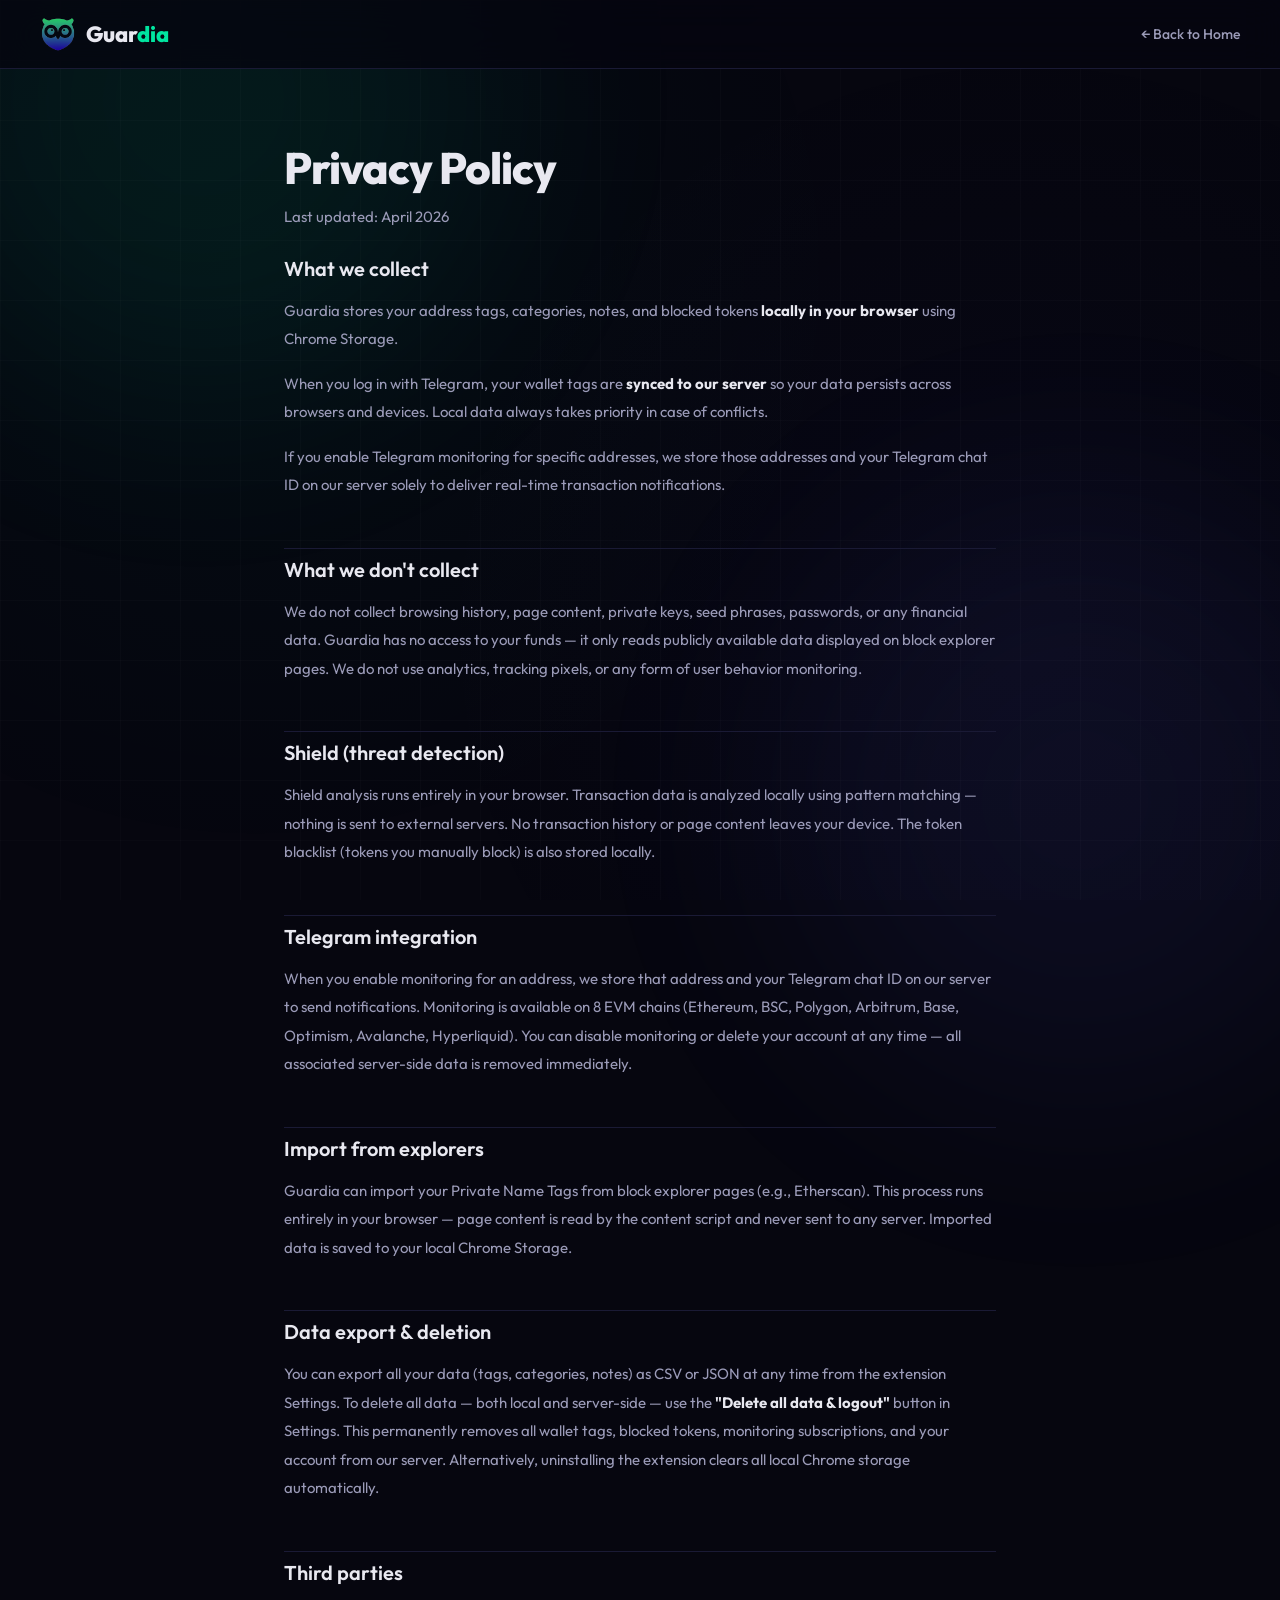
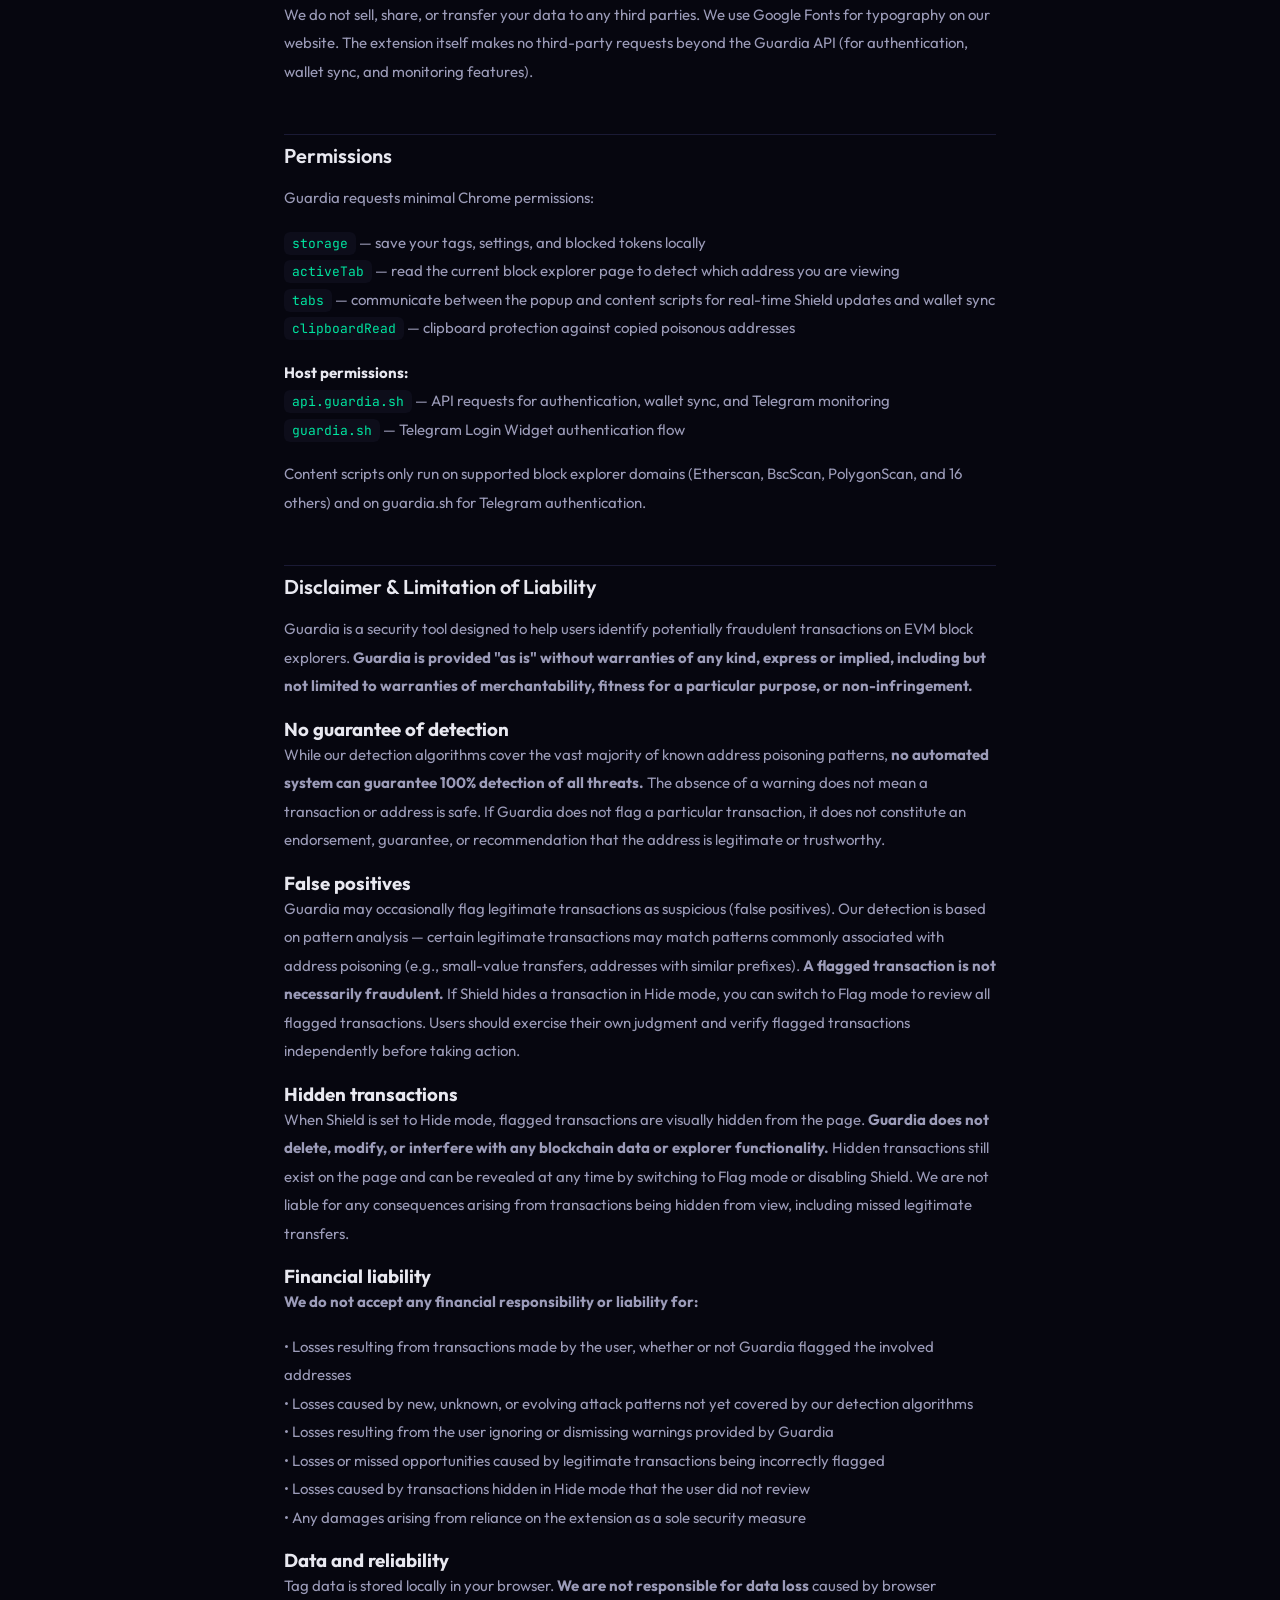
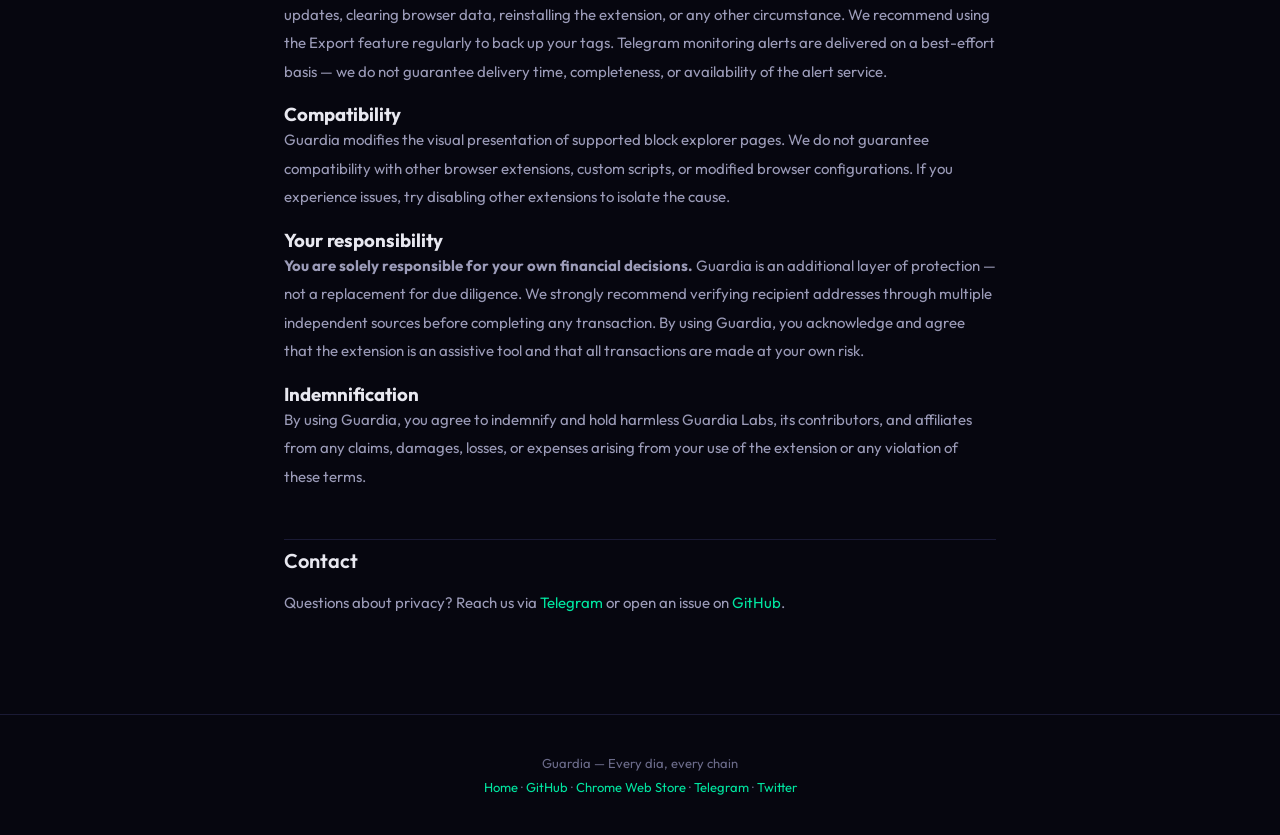
<file: privacy.html>
<!DOCTYPE html>
<html lang="en">
<head>
<meta charset="UTF-8">
<meta name="viewport" content="width=device-width, initial-scale=1.0">
<title>Guardia — Privacy Policy</title>
<link rel="icon" type="image/png" sizes="32x32" href="icons/icon-32.png">
<link rel="icon" type="image/png" sizes="16x16" href="icons/icon-16.png">
<link rel="apple-touch-icon" sizes="128x128" href="icons/icon-128.png">
<link href="https://fonts.googleapis.com/css2?family=JetBrains+Mono:wght@400;500;700&family=Outfit:wght@300;400;500;600;700;800&display=swap" rel="stylesheet">
<link rel="stylesheet" href="style.css">
<style>
/* ============ CONTENT ============ */
.privacy-content {
  max-width: 760px;
  margin: 0 auto;
  padding: 140px 24px 80px;
  position: relative;
  z-index: 1;
}

.privacy-content h1 {
  font-size: 44px;
  font-weight: 800;
  letter-spacing: -1px;
  margin-bottom: 8px;
}

.updated {
  color: var(--text-dim);
  font-size: 15px;
  margin-bottom: 56px;
}

.privacy-content h2 {
  color: var(--text);
  font-size: 20px;
  font-weight: 600;
  margin: 48px 0 16px;
  padding-top: 8px;
  border-top: 1px solid var(--border);
}

.privacy-content h2:first-of-type {
  border-top: none;
  margin-top: 0;
}

.privacy-content p {
  color: var(--text-mid);
  font-size: 15px;
  line-height: 1.9;
  margin-bottom: 16px;
}

.privacy-content b { color: var(--text); }
.privacy-content a { color: var(--accent); text-decoration: none; }
.privacy-content a:hover { text-decoration: underline; }

.privacy-content code {
  background: var(--bg-card);
  padding: 3px 8px;
  border-radius: 6px;
  font-size: 13px;
  font-family: var(--font-mono);
  color: var(--accent);
}

</style>
</head>
<body>

<div class="bg-grid"></div>
<div class="glow-orb g1"></div>
<div class="glow-orb g2"></div>

<!-- NAV -->
<nav>
  <div class="inner">
    <a href="/" class="logo">
      <img class="logo-icon" src="icons/icon-128.png" alt="Guardia" style="background:none;">
      <span class="logo-wordmark">Guar<span>dia</span></span>
    </a>
    <div class="links">
      <a href="/">&larr; Back to Home</a>
    </div>
  </div>
</nav>

<div class="privacy-content">

<h1>Privacy Policy</h1>
<p class="updated">Last updated: April 2026</p>

<h2>What we collect</h2>
<p>Guardia stores your address tags, categories, notes, and blocked tokens <b>locally in your browser</b> using Chrome Storage.</p>
<p>When you log in with Telegram, your wallet tags are <b>synced to our server</b> so your data persists across browsers and devices. Local data always takes priority in case of conflicts.</p>
<p>If you enable Telegram monitoring for specific addresses, we store those addresses and your Telegram chat ID on our server solely to deliver real-time transaction notifications.</p>

<h2>What we don't collect</h2>
<p>We do not collect browsing history, page content, private keys, seed phrases, passwords, or any financial data. Guardia has no access to your funds — it only reads publicly available data displayed on block explorer pages. We do not use analytics, tracking pixels, or any form of user behavior monitoring.</p>

<h2>Shield (threat detection)</h2>
<p>Shield analysis runs entirely in your browser. Transaction data is analyzed locally using pattern matching — nothing is sent to external servers. No transaction history or page content leaves your device. The token blacklist (tokens you manually block) is also stored locally.</p>

<h2>Telegram integration</h2>
<p>When you enable monitoring for an address, we store that address and your Telegram chat ID on our server to send notifications. Monitoring is available on 8 EVM chains (Ethereum, BSC, Polygon, Arbitrum, Base, Optimism, Avalanche, Hyperliquid). You can disable monitoring or delete your account at any time — all associated server-side data is removed immediately.</p>

<h2>Import from explorers</h2>
<p>Guardia can import your Private Name Tags from block explorer pages (e.g., Etherscan). This process runs entirely in your browser — page content is read by the content script and never sent to any server. Imported data is saved to your local Chrome Storage.</p>

<h2>Data export &amp; deletion</h2>
<p>You can export all your data (tags, categories, notes) as CSV or JSON at any time from the extension Settings. To delete all data — both local and server-side — use the <b>"Delete all data &amp; logout"</b> button in Settings. This permanently removes all wallet tags, blocked tokens, monitoring subscriptions, and your account from our server. Alternatively, uninstalling the extension clears all local Chrome storage automatically.</p>

<h2>Third parties</h2>
<p>We do not sell, share, or transfer your data to any third parties. We use Google Fonts for typography on our website. The extension itself makes no third-party requests beyond the Guardia API (for authentication, wallet sync, and monitoring features).</p>

<h2>Permissions</h2>
<p>Guardia requests minimal Chrome permissions:</p>
<p><code>storage</code> — save your tags, settings, and blocked tokens locally<br>
<code>activeTab</code> — read the current block explorer page to detect which address you are viewing<br>
<code>tabs</code> — communicate between the popup and content scripts for real-time Shield updates and wallet sync<br>
<code>clipboardRead</code> — clipboard protection against copied poisonous addresses</p>
<p><b>Host permissions:</b><br>
<code>api.guardia.sh</code> — API requests for authentication, wallet sync, and Telegram monitoring<br>
<code>guardia.sh</code> — Telegram Login Widget authentication flow</p>
<p>Content scripts only run on supported block explorer domains (Etherscan, BscScan, PolygonScan, and 16 others) and on guardia.sh for Telegram authentication.</p>

<h2>Disclaimer &amp; Limitation of Liability</h2>

<p>Guardia is a security tool designed to help users identify potentially fraudulent transactions on EVM block explorers. <strong>Guardia is provided "as is" without warranties of any kind, express or implied, including but not limited to warranties of merchantability, fitness for a particular purpose, or non-infringement.</strong></p>

<h3>No guarantee of detection</h3>
<p>While our detection algorithms cover the vast majority of known address poisoning patterns, <strong>no automated system can guarantee 100% detection of all threats.</strong> The absence of a warning does not mean a transaction or address is safe. If Guardia does not flag a particular transaction, it does not constitute an endorsement, guarantee, or recommendation that the address is legitimate or trustworthy.</p>

<h3>False positives</h3>
<p>Guardia may occasionally flag legitimate transactions as suspicious (false positives). Our detection is based on pattern analysis — certain legitimate transactions may match patterns commonly associated with address poisoning (e.g., small-value transfers, addresses with similar prefixes). <strong>A flagged transaction is not necessarily fraudulent.</strong> If Shield hides a transaction in Hide mode, you can switch to Flag mode to review all flagged transactions. Users should exercise their own judgment and verify flagged transactions independently before taking action.</p>

<h3>Hidden transactions</h3>
<p>When Shield is set to Hide mode, flagged transactions are visually hidden from the page. <strong>Guardia does not delete, modify, or interfere with any blockchain data or explorer functionality.</strong> Hidden transactions still exist on the page and can be revealed at any time by switching to Flag mode or disabling Shield. We are not liable for any consequences arising from transactions being hidden from view, including missed legitimate transfers.</p>

<h3>Financial liability</h3>
<p><strong>We do not accept any financial responsibility or liability for:</strong></p>
<p>&bull; Losses resulting from transactions made by the user, whether or not Guardia flagged the involved addresses<br>
&bull; Losses caused by new, unknown, or evolving attack patterns not yet covered by our detection algorithms<br>
&bull; Losses resulting from the user ignoring or dismissing warnings provided by Guardia<br>
&bull; Losses or missed opportunities caused by legitimate transactions being incorrectly flagged<br>
&bull; Losses caused by transactions hidden in Hide mode that the user did not review<br>
&bull; Any damages arising from reliance on the extension as a sole security measure</p>

<h3>Data and reliability</h3>
<p>Tag data is stored locally in your browser. <strong>We are not responsible for data loss</strong> caused by browser updates, clearing browser data, reinstalling the extension, or any other circumstance. We recommend using the Export feature regularly to back up your tags. Telegram monitoring alerts are delivered on a best-effort basis — we do not guarantee delivery time, completeness, or availability of the alert service.</p>

<h3>Compatibility</h3>
<p>Guardia modifies the visual presentation of supported block explorer pages. We do not guarantee compatibility with other browser extensions, custom scripts, or modified browser configurations. If you experience issues, try disabling other extensions to isolate the cause.</p>

<h3>Your responsibility</h3>
<p><strong>You are solely responsible for your own financial decisions.</strong> Guardia is an additional layer of protection — not a replacement for due diligence. We strongly recommend verifying recipient addresses through multiple independent sources before completing any transaction. By using Guardia, you acknowledge and agree that the extension is an assistive tool and that all transactions are made at your own risk.</p>

<h3>Indemnification</h3>
<p>By using Guardia, you agree to indemnify and hold harmless Guardia Labs, its contributors, and affiliates from any claims, damages, losses, or expenses arising from your use of the extension or any violation of these terms.</p>

<h2>Contact</h2>
<p>Questions about privacy? Reach us via <a href="https://t.me/GuardiaOwlChat">Telegram</a> or open an issue on <a href="https://github.com/GuardiaOwl">GitHub</a>.</p>

</div>

<footer>
  <div class="container">
    <p style="margin-bottom:8px;">Guardia — Every dia, every chain</p>
    <p><a href="/">Home</a> &middot; <a href="https://github.com/GuardiaOwl">GitHub</a> &middot; <a href="https://chromewebstore.google.com/detail/guardia/fbgchaielfdbgidnfijcihanjhjgjhkl" target="_blank">Chrome Web Store</a> &middot; <a href="https://t.me/GuardiaAlertsBot">Telegram</a> &middot; <a href="https://x.com/GuardiaOwl">Twitter</a></p>
  </div>
</footer>

</body>
</html>
</file>
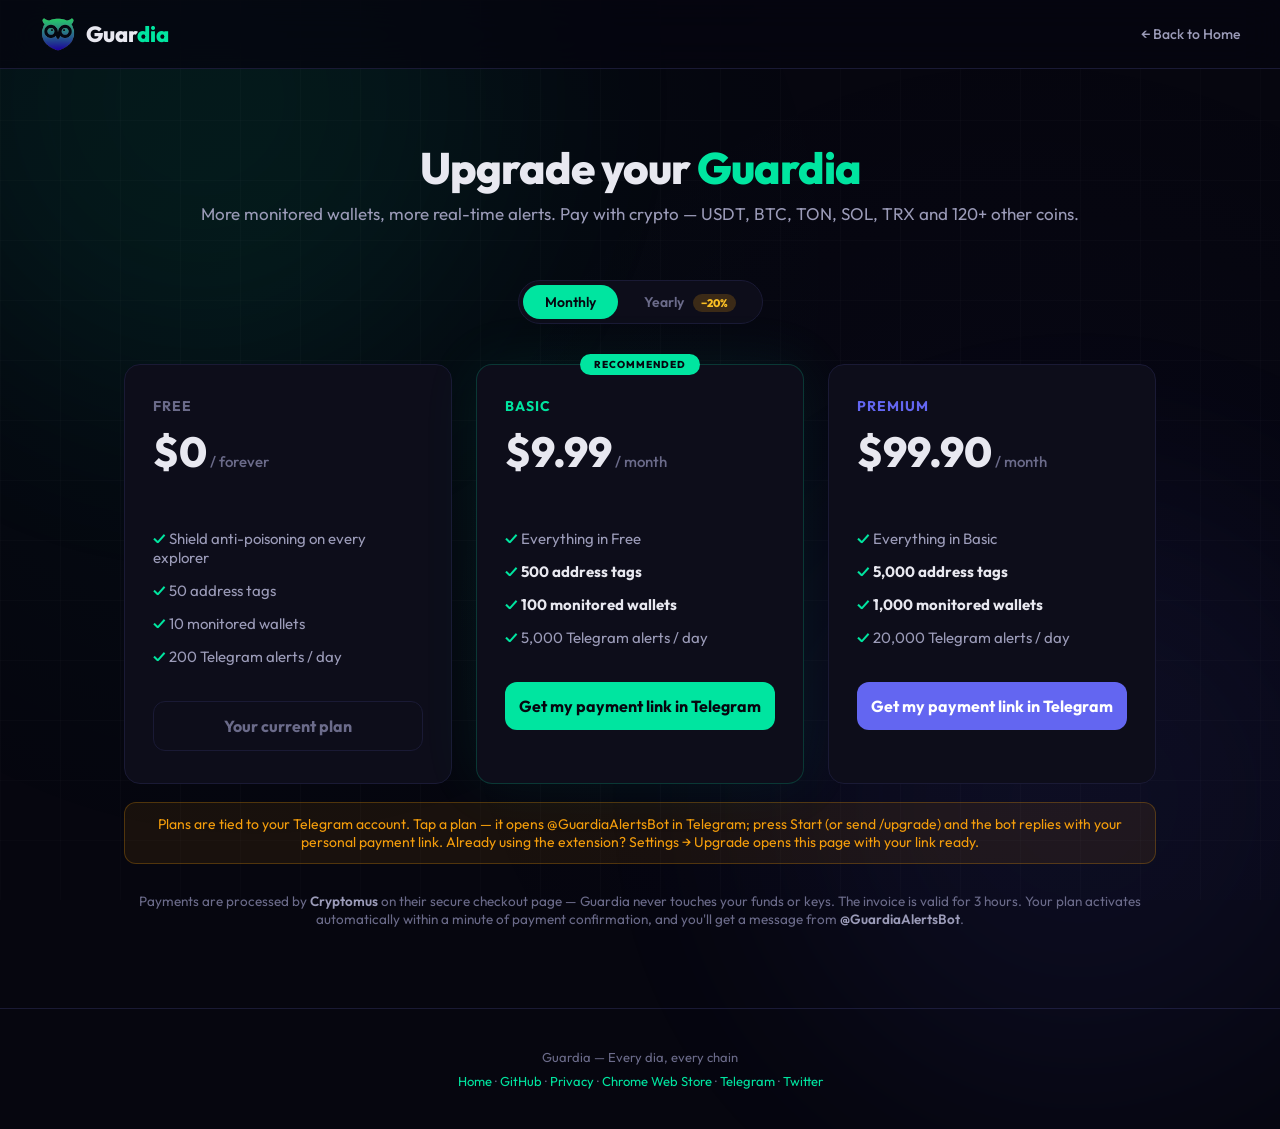
<file: upgrade.html>
<!DOCTYPE html>
<html lang="en">
<head>
<meta charset="UTF-8">
<meta name="viewport" content="width=device-width, initial-scale=1.0">
<title>Guardia — Upgrade</title>
<link rel="icon" type="image/png" sizes="32x32" href="icons/icon-32.png">
<link rel="icon" type="image/png" sizes="16x16" href="icons/icon-16.png">
<link rel="apple-touch-icon" sizes="128x128" href="icons/icon-128.png">
<link href="https://fonts.googleapis.com/css2?family=JetBrains+Mono:wght@400;500;700&family=Outfit:wght@300;400;500;600;700;800&display=swap" rel="stylesheet">
<link rel="stylesheet" href="style.css">
<style>
.upgrade-content {
  max-width: 1080px;
  margin: 0 auto;
  padding: 140px 24px 80px;
  position: relative;
  z-index: 1;
  text-align: center;
}
.upgrade-content h1 {
  font-size: 44px;
  font-weight: 800;
  letter-spacing: -1px;
  margin-bottom: 8px;
}
.upgrade-sub { color: var(--text-mid); font-size: 17px; margin-bottom: 56px; }
.tiers {
  display: grid;
  grid-template-columns: repeat(auto-fit, minmax(280px, 1fr));
  gap: 24px;
  text-align: left;
}
.tier-card {
  background: var(--bg-card);
  border: 1px solid var(--border);
  border-radius: var(--radius);
  padding: 32px 28px;
  position: relative;
}
.tier-card.featured {
  border-color: var(--accent-dim);
  box-shadow: 0 0 60px rgba(0, 229, 160, 0.08);
}
.tier-card.featured::before {
  content: 'RECOMMENDED';
  position: absolute;
  top: -11px; left: 50%;
  transform: translateX(-50%);
  background: var(--accent);
  color: #06060f;
  font-size: 10px;
  font-weight: 800;
  letter-spacing: 1px;
  padding: 4px 14px;
  border-radius: 50rem;
}
.tier-name { font-size: 14px; font-weight: 700; letter-spacing: 1px; color: var(--text-dim); text-transform: uppercase; }
.tier-price { font-size: 42px; font-weight: 800; margin: 10px 0 2px; }
.tier-price span { font-size: 15px; font-weight: 500; color: var(--text-dim); }
.tier-feats { list-style: none; margin: 24px 0 28px; padding: 0; }
.tier-feats li { padding: 7px 0; color: var(--text-mid); font-size: 15px; }
.tier-feats li::before { content: '✓  '; color: var(--accent); font-weight: 700; }
.tier-cta {
  display: block;
  width: 100%;
  text-align: center;
  padding: 14px;
  border-radius: 12px;
  font-family: var(--font-display);
  font-size: 16px;
  font-weight: 700;
  cursor: pointer;
  border: none;
  transition: all 0.2s ease;
}
.tier-cta.primary { background: var(--accent); color: #06060f; }
.tier-cta.primary:hover { box-shadow: 0 6px 30px rgba(0, 229, 160, 0.35); transform: translateY(-1px); }
.tier-cta.primary:disabled { opacity: 0.6; cursor: wait; transform: none; }
.tier-cta.ghost { background: transparent; border: 1px solid var(--border); color: var(--text-dim); cursor: default; }
.pay-note { margin-top: 28px; color: var(--text-dim); font-size: 13.5px; }
.pay-note b { color: var(--text-mid); font-weight: 600; }
.billing-toggle {
  display: inline-flex;
  align-items: center;
  gap: 4px;
  background: var(--bg-card);
  border: 1px solid var(--border);
  border-radius: 50rem;
  padding: 4px;
  margin-bottom: 40px;
}
.billing-toggle button {
  border: none;
  background: transparent;
  color: var(--text-dim);
  font-family: var(--font-display);
  font-size: 14px;
  font-weight: 600;
  padding: 8px 22px;
  border-radius: 50rem;
  cursor: pointer;
  transition: all 0.15s ease;
}
.billing-toggle button.active { background: var(--accent); color: #06060f; }
.billing-toggle .save-badge {
  font-size: 11px;
  font-weight: 800;
  margin-left: 6px;
  padding: 2px 8px;
  border-radius: 50rem;
  background: rgba(245, 158, 11, 0.2);
  color: #fbbf24;
}
.billing-toggle button.active .save-badge {
  background: rgba(6, 6, 15, 0.3);
  color: #06060f;
}
.tier-period { font-size: 13px; color: var(--text-dim); margin-top: 2px; min-height: 18px; }
.upgrade-hint {
  margin-top: 18px;
  padding: 12px 18px;
  display: none;
  border-radius: 12px;
  font-size: 14px;
  background: rgba(245, 158, 11, 0.08);
  border: 1px solid rgba(245, 158, 11, 0.25);
  color: var(--accent3);
}
</style>
</head>
<body>
<div class="bg-grid"></div>
<div class="glow-orb g1"></div>
<div class="glow-orb g2"></div>

<nav>
  <div class="inner">
    <a href="/" class="logo">
      <img class="logo-icon" src="icons/icon-128.png" alt="Guardia" style="background:none;">
      <span class="logo-wordmark">Guar<span>dia</span></span>
    </a>
    <div class="links">
      <a href="/">&larr; Back to Home</a>
    </div>
  </div>
</nav>

<div class="upgrade-content">
  <h1>Upgrade your <span style="color:var(--accent)">Guardia</span></h1>
  <p class="upgrade-sub">More monitored wallets, more real-time alerts. Pay with crypto — USDT, BTC, TON, SOL, TRX and 120+ other coins.</p>

  <div class="billing-toggle" id="billingToggle">
    <button class="active" data-period="monthly">Monthly</button>
    <button data-period="yearly">Yearly <span class="save-badge">−20%</span></button>
  </div>

  <div class="tiers">
    <div class="tier-card">
      <div class="tier-name">Free</div>
      <div class="tier-price">$0<span> / forever</span></div>
      <div class="tier-period">&nbsp;</div>
      <ul class="tier-feats">
        <li>Shield anti-poisoning on every explorer</li>
        <li>50 address tags</li>
        <li>10 monitored wallets</li>
        <li>200 Telegram alerts / day</li>
      </ul>
      <button class="tier-cta ghost">Your current plan</button>
    </div>

    <div class="tier-card featured">
      <div class="tier-name" style="color:var(--accent)">Basic</div>
      <div class="tier-price" id="basicPrice">$9.99<span> / month</span></div>
      <div class="tier-period" id="basicPeriod">&nbsp;</div>
      <ul class="tier-feats">
        <li>Everything in Free</li>
        <li><b style="color:var(--text)">500 address tags</b></li>
        <li><b style="color:var(--text)">100 monitored wallets</b></li>
        <li>5,000 Telegram alerts / day</li>
      </ul>
      <button class="tier-cta primary" data-plan="basic">Pay with crypto</button>
    </div>

    <div class="tier-card">
      <div class="tier-name" style="color:var(--accent2)">Premium</div>
      <div class="tier-price" id="premiumPrice">$99.90<span> / month</span></div>
      <div class="tier-period" id="premiumPeriod">&nbsp;</div>
      <ul class="tier-feats">
        <li>Everything in Basic</li>
        <li><b style="color:var(--text)">5,000 address tags</b></li>
        <li><b style="color:var(--text)">1,000 monitored wallets</b></li>
        <li>20,000 Telegram alerts / day</li>
      </ul>
      <button class="tier-cta primary" data-plan="premium" style="background:var(--accent2); color:#fff;">Pay with crypto</button>
    </div>
  </div>

  <div class="upgrade-hint" id="hint"></div>
  <p class="pay-note">Payments are processed by <b>Cryptomus</b> on their secure checkout page — Guardia never touches your funds or keys. The invoice is valid for 3 hours. Your plan activates automatically within a minute of payment confirmation, and you'll get a message from <b>@GuardiaAlertsBot</b>.</p>
</div>

<footer>
  <div class="container">
    <p style="margin-bottom:8px;">Guardia — Every dia, every chain</p>
    <p><a href="/">Home</a> &middot; <a href="https://github.com/GuardiaOwl">GitHub</a> &middot; <a href="privacy.html">Privacy</a> &middot; <a href="https://chromewebstore.google.com/detail/guardia/fbgchaielfdbgidnfijcihanjhjgjhkl" target="_blank">Chrome Web Store</a> &middot; <a href="https://t.me/GuardiaAlertsBot">Telegram</a> &middot; <a href="https://x.com/GuardiaOwl">Twitter</a></p>
  </div>
</footer>

<script>
(function () {
  var API = 'https://api.guardia.sh';
  // One-time code from the extension/bot lives in the URL fragment — it
  // never reaches server logs or referrers
  var code = (location.hash.match(/c=([a-f0-9]+)/) || [])[1] || '';
  var hint = document.getElementById('hint');
  var period = 'monthly';
  var plans = null;
  var enabled = true;

  function showHint(text) {
    hint.textContent = text;
    hint.style.display = 'block';
  }

  function fmtPrice(p) {
    return '$' + p + '<span> / ' + (period === 'yearly' ? 'year' : 'month') + '</span>';
  }

  function render() {
    if (!plans) return;
    ['basic', 'premium'].forEach(function (name) {
      var p = plans[name];
      if (!p) return;
      var price = period === 'yearly' ? p.yearly : p.monthly;
      document.getElementById(name + 'Price').innerHTML = fmtPrice(price);
      document.getElementById(name + 'Period').textContent =
        period === 'yearly' ? '≈ $' + (price / 12).toFixed(2) + ' / month, billed yearly' : '\u00a0';
    });
    document.querySelectorAll('.tier-cta.primary').forEach(function (b) {
      b.disabled = !enabled;
      if (!enabled) b.textContent = 'Coming soon';
      else if (b.dataset.noCode) b.textContent = 'Get my payment link in Telegram';
    });
  }

  fetch(API + '/billing/plans').then(function (r) { return r.json(); }).then(function (d) {
    if (d && d.plans) { plans = d.plans; enabled = !!d.enabled; render(); }
  }).catch(function () {});

  // Landed here without a personal code (nav link, shared URL): plans are
  // tied to a Telegram account, so hand off to the bot — its deep link
  // replies with a fresh coded URL back to this page
  var TG_UPGRADE = 'https://t.me/GuardiaAlertsBot?start=upgrade';
  if (!code) {
    document.querySelectorAll('.tier-cta.primary').forEach(function (b) {
      b.textContent = 'Get my payment link in Telegram';
      b.dataset.noCode = '1';
    });
    showHint('Plans are tied to your Telegram account. Tap a plan — it opens @GuardiaAlertsBot in Telegram; press Start (or send /upgrade) and the bot replies with your personal payment link. Already using the extension? Settings → Upgrade opens this page with your link ready.');
  }

  document.getElementById('billingToggle').addEventListener('click', function (e) {
    var btn = e.target.closest('button[data-period]');
    if (!btn) return;
    period = btn.dataset.period;
    document.querySelectorAll('#billingToggle button').forEach(function (b) {
      b.classList.toggle('active', b === btn);
    });
    render();
  });

  document.querySelectorAll('.tier-cta.primary').forEach(function (btn) {
    btn.addEventListener('click', function () {
      if (!code) {
        window.open(TG_UPGRADE, '_blank');
        return;
      }
      var label = btn.textContent;
      btn.disabled = true;
      btn.textContent = 'Creating invoice\u2026';
      fetch(API + '/billing/checkout', {
        method: 'POST',
        headers: { 'Content-Type': 'application/json' },
        body: JSON.stringify({ code: code, plan: btn.dataset.plan, period: period }),
      }).then(function (r) { return r.json(); }).then(function (d) {
        if (d && d.url) { location.href = d.url; return; }
        btn.disabled = false;
        btn.textContent = label;
        showHint((d && d.error) || 'Something went wrong \u2014 please try again.');
      }).catch(function () {
        btn.disabled = false;
        btn.textContent = label;
        showHint('Network error \u2014 please try again.');
      });
    });
  });
})();
</script>
</body>
</html>
</file>
<file: style.css>
/* ============ VARIABLES ============ */
:root {
  --bg: #06060f;
  --bg-card: #0d0d1a;
  --bg-card-hover: #12122a;
  --accent: #00e5a0;
  --accent-dim: #00e5a033;
  --accent2: #6366f1;
  --accent3: #f59e0b;
  --text: #e8e8f0;
  --text-dim: #6b6b8a;
  --text-mid: #9b9bb8;
  --border: #1a1a35;
  --radius: 16px;
  --font-display: 'Outfit', sans-serif;
  --font-mono: 'JetBrains Mono', monospace;
}

/* ============ RESET ============ */
* { margin: 0; padding: 0; box-sizing: border-box; }

::selection { background: rgba(0, 229, 160, 0.3); color: #fff; }
::-moz-selection { background: rgba(0, 229, 160, 0.3); color: #fff; }

html { scroll-behavior: smooth; }

body {
  font-family: var(--font-display);
  background: var(--bg);
  color: var(--text);
  overflow-x: hidden;
  -webkit-font-smoothing: antialiased;
}

/* ============ ANIMATED BG ============ */
.bg-grid {
  position: fixed;
  inset: 0;
  z-index: 0;
  background-image:
    radial-gradient(circle at 20% 30%, #00e5a008 0%, transparent 50%),
    radial-gradient(circle at 80% 70%, #6366f108 0%, transparent 50%),
    linear-gradient(rgba(255,255,255,0.015) 1px, transparent 1px),
    linear-gradient(90deg, rgba(255,255,255,0.015) 1px, transparent 1px);
  background-size: 100% 100%, 100% 100%, 60px 60px, 60px 60px;
  pointer-events: none;
}

.glow-orb {
  position: fixed;
  width: 600px;
  height: 600px;
  border-radius: 50%;
  filter: blur(120px);
  opacity: 0.07;
  pointer-events: none;
  z-index: 0;
}
.glow-orb.g1 { background: var(--accent); top: -200px; left: -100px; animation: float1 20s ease-in-out infinite; }
.glow-orb.g2 { background: var(--accent2); bottom: -200px; right: -100px; animation: float2 25s ease-in-out infinite; }

@keyframes float1 { 0%,100% { transform: translate(0,0); } 50% { transform: translate(80px, 60px); } }
@keyframes float2 { 0%,100% { transform: translate(0,0); } 50% { transform: translate(-60px, -80px); } }

/* ============ LAYOUT ============ */
.container { max-width: 1200px; margin: 0 auto; padding: 0 24px; position: relative; z-index: 1; }

/* ============ NAV ============ */
nav {
  position: fixed;
  top: 0;
  left: 0;
  right: 0;
  z-index: 100;
  padding: 16px 24px;
  backdrop-filter: blur(20px);
  background: rgba(6, 6, 15, 0.8);
  border-bottom: 1px solid var(--border);
}
nav .inner {
  max-width: 1200px;
  margin: 0 auto;
  display: flex;
  align-items: center;
  justify-content: space-between;
}
.logo {
  display: flex;
  align-items: center;
  gap: 10px;
  font-weight: 800;
  font-size: 22px;
  text-decoration: none;
  color: var(--text);
}
.logo-icon {
  width: 36px;
  height: 36px;
  border-radius: 10px;
  object-fit: contain;
}
.logo-wordmark span { color: var(--accent); }

nav .links { display: flex; gap: 32px; align-items: center; }
nav .links a { color: var(--text-mid); text-decoration: none; font-size: 14px; font-weight: 500; transition: color 0.2s; }
nav .links a:hover { color: var(--accent); }

/* ============ BUTTONS ============ */
.btn-chrome {
  display: inline-flex;
  align-items: center;
  gap: 8px;
  padding: 10px 20px;
  background: var(--accent);
  color: #000;
  font-weight: 700;
  font-size: 14px;
  border-radius: 10px;
  text-decoration: none;
  border: none;
  cursor: pointer;
  transition: all 0.2s;
}
.btn-chrome:hover { background: #00ffb3; transform: translateY(-1px); box-shadow: 0 4px 20px var(--accent-dim); }

/* ============ FOOTER ============ */
footer {
  padding: 40px 0;
  border-top: 1px solid var(--border);
  text-align: center;
}
footer p { font-size: 13px; color: var(--text-dim); }
footer a { color: var(--accent); text-decoration: none; }

/* ============ ANIMATIONS ============ */
@keyframes fadeUp {
  from { opacity: 0; transform: translateY(24px); }
  to { opacity: 1; transform: translateY(0); }
}
</file>
